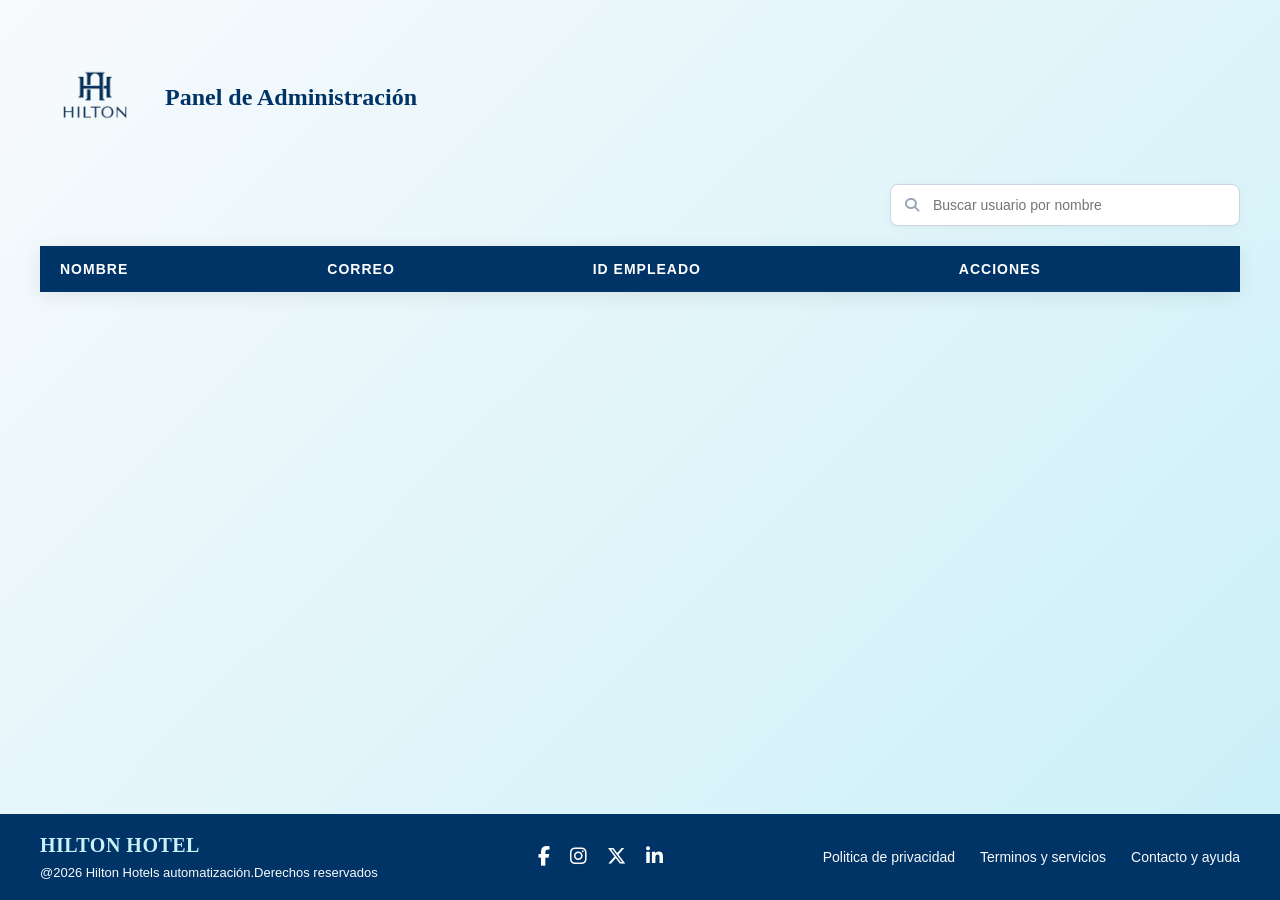
<file: src/views/pages/admin.html>
<!DOCTYPE html>
<html lang="en">
<head>
    <meta charset="UTF-8">
    <meta name="viewport" content="width=device-width, initial-scale=1.0">
    <title>Hilton || Admin panel</title>
    <link rel="stylesheet" href="/src/views/css/admin.css">
    <link rel="icon" href="/src/views/images/Logo-hotel-Hilton2.png" type="image/png">
    <link rel="stylesheet" href="https://cdnjs.cloudflare.com/ajax/libs/font-awesome/6.5.1/css/all.min.css">
    <link rel="stylesheet" href="/src/views/css/notifications.css">
    
</head>
<body>

    <div class="admin-container">
        
        <div class="admin-header">
            <a href="/index.html">
                <img src="/src/views/images/Logo-hotel-Hilton-removebg-preview.png" class="logo">
            </a>
    
            <h1>Panel de Administración</h1>
        </div>

        <div class="search-container">
            <div class="search-box">
                <i class="fa-solid fa-magnifying-glass search-icon"></i>
                <input type="text" class="search-bar" placeholder="Buscar usuario por nombre">
            </div>
        </div>

        <table class="users-table">
            <thead>
                <tr>
                    <th>Nombre</th>
                    <th>Correo</th>
                    <th>ID empleado</th>
                    <th>Acciones</th>
                </tr>
            </thead>
    
            <tbody class="table-content">
    
            </tbody>
        </table>
    </div>


    <footer class="main-footer">

        <div class="footer-left">
            <h2>Hilton Hotel</h2>
            <p>@2026 Hilton Hotels automatización.Derechos reservados</p>
        </div>
        
        <div class="footer-socials">
            <a href="https://www.facebook.com/HiltonHotels/" aria-label="Facebook" rel="noopener noreferrer"><i class="fa-brands fa-facebook-f"></i></a>
            <a href="https://www.instagram.com/hiltonhotels/" aria-label="Instagram" rel="noopener noreferrer"><i class="fa-brands fa-instagram"></i></a>
            <a href="https://x.com/HiltonHotels" aria-label="X (Twitter)" rel="noopener noreferrer"><i class="fa-brands fa-x-twitter"></i></a>
            <a href="https://www.linkedin.com/company/hilton" aria-label="LinkedIn" rel="noopener noreferrer"><i class="fa-brands fa-linkedin-in"></i></a>
        </div>

        <nav class="footer-list">
            <ul>
                <li><a href="/src/views/pages/politica-de-privacidad.html">Politica de privacidad</a></li>
                <li><a href="/src/views/pages/terminos-condiciones.html">Terminos y servicios</a></li>
                <li><a href="/src/views/pages/contacto-ayuda.html">Contacto y ayuda</a></li>
            </ul>
        </nav>

    </footer>
   
    
    <script src="/src/controllers/admin.js" type="module"></script>
</body>
</html>
</file>
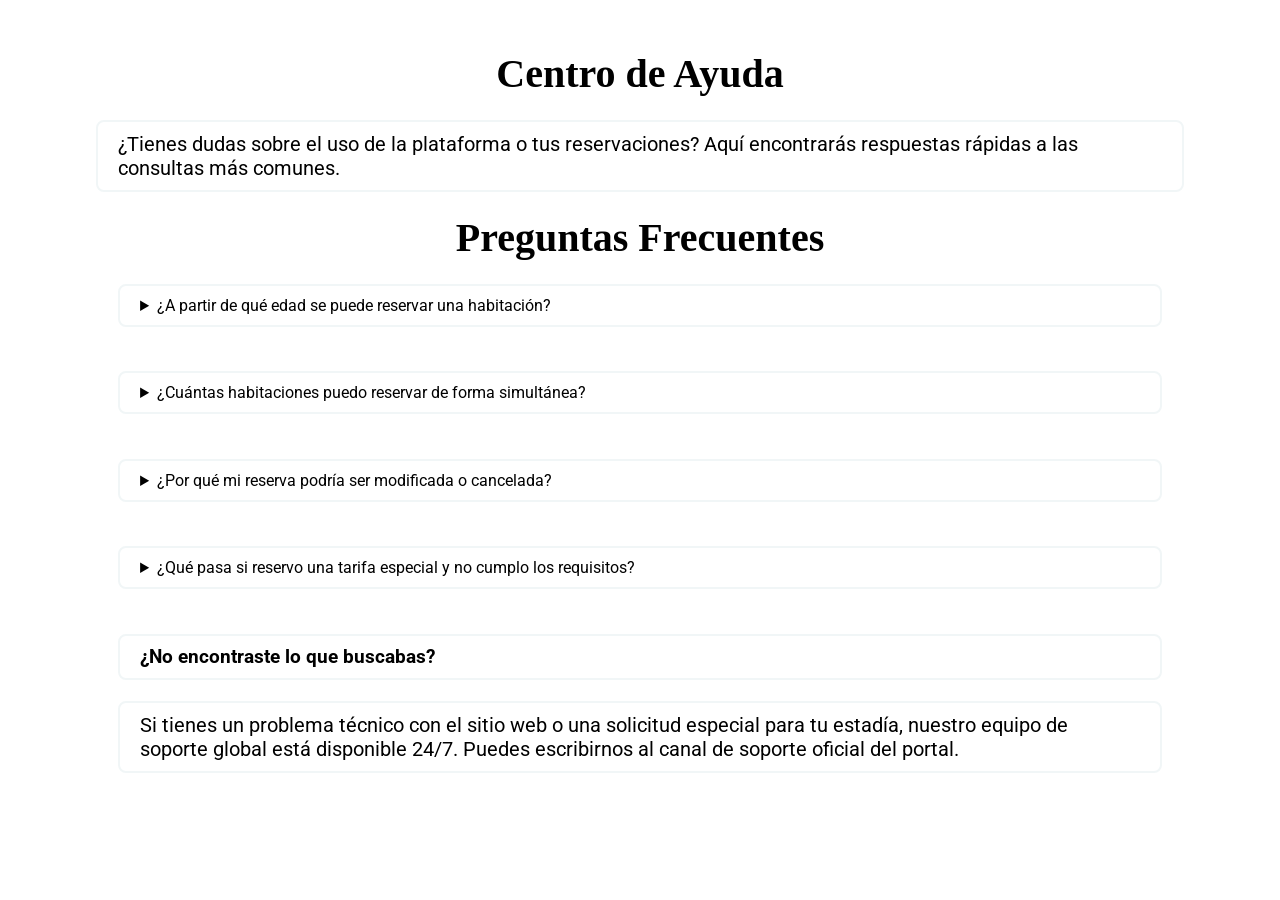
<file: src/views/pages/contacto-ayuda.html>
<!DOCTYPE html>
<html lang="en">
<head>
    <meta charset="UTF-8">
    <meta name="viewport" content="width=device-width, initial-scale=1.0">
    <title>Hilton || Contacto y ayuda</title>
    <link rel="stylesheet" href="../css/contacto-ayuda.css">
    <link rel="icon" href="/src/views/images/Logo-hotel-Hilton2.png" type="image/png">
</head>
<body>
    <div class="policy-container">
    <h1>Centro de Ayuda</h1>
    <p>¿Tienes dudas sobre el uso de la plataforma o tus reservaciones? Aquí encontrarás respuestas rápidas a las consultas más comunes.</p>

    <h2>Preguntas Frecuentes</h2>

    <details>
        <summary>¿A partir de qué edad se puede reservar una habitación?</summary>
        <div class="faq-answer">
            <p>Para realizar una reservación directa a través de nuestro sitio web, debes garantizar que tienes <span class="strong-term">18 años de edad o más</span>. Si eres menor de edad, debes comunicarte directamente con el hotel para recibir asistencia personalizada.</p>
        </div>
    </details>

    <details>
        <summary>¿Cuántas habitaciones puedo reservar de forma simultánea?</summary>
        <div class="faq-answer">
            <p>Puedes reservar un <span class="strong-term">máximo de 9 habitaciones</span> por el mismo período de estadía a través del sitio web. Si tu reservación involucra 10 o más habitaciones, se considera una reserva de grupo y debes gestionarla directamente con el departamento de ventas del hotel.</p>
        </div>
    </details>

    <details>
        <summary>¿Por qué mi reserva podría ser modificada o cancelada?</summary>
        <div class="faq-answer">
            <p>Nos reservamos el derecho de modificar o cancelar reservaciones si detectamos sospechas de <span class="strong-term">actividad fraudulenta e inapropiada</span>, o si la reserva contiene errores evidentes de tarifas, o si se determina un intento de evadir las políticas del hotel.</p>
        </div>
    </details>

    <details>
        <summary>¿Qué pasa si reservo una tarifa especial y no cumplo los requisitos?</summary>
        <div class="faq-answer">
            <p>Algunas tarifas requieren credenciales específicas (como la membresía de Hilton Honors, AAA o AARP). Es tu responsabilidad verificar que cumples con los requisitos. Los hoteles <span class="strong-term">no están obligados</span> a mantener la tarifa especial si no se presenta el soporte correspondiente al hacer el check-in.</p>
        </div>
    </details>

    <div class="contact-box">
        <h3>¿No encontraste lo que buscabas?</h3>
        <p>Si tienes un problema técnico con el sitio web o una solicitud especial para tu estadía, nuestro equipo de soporte global está disponible 24/7. Puedes escribirnos al canal de soporte oficial del portal.</p>
    </div>
</div>
    
</body>
</html>
</file>
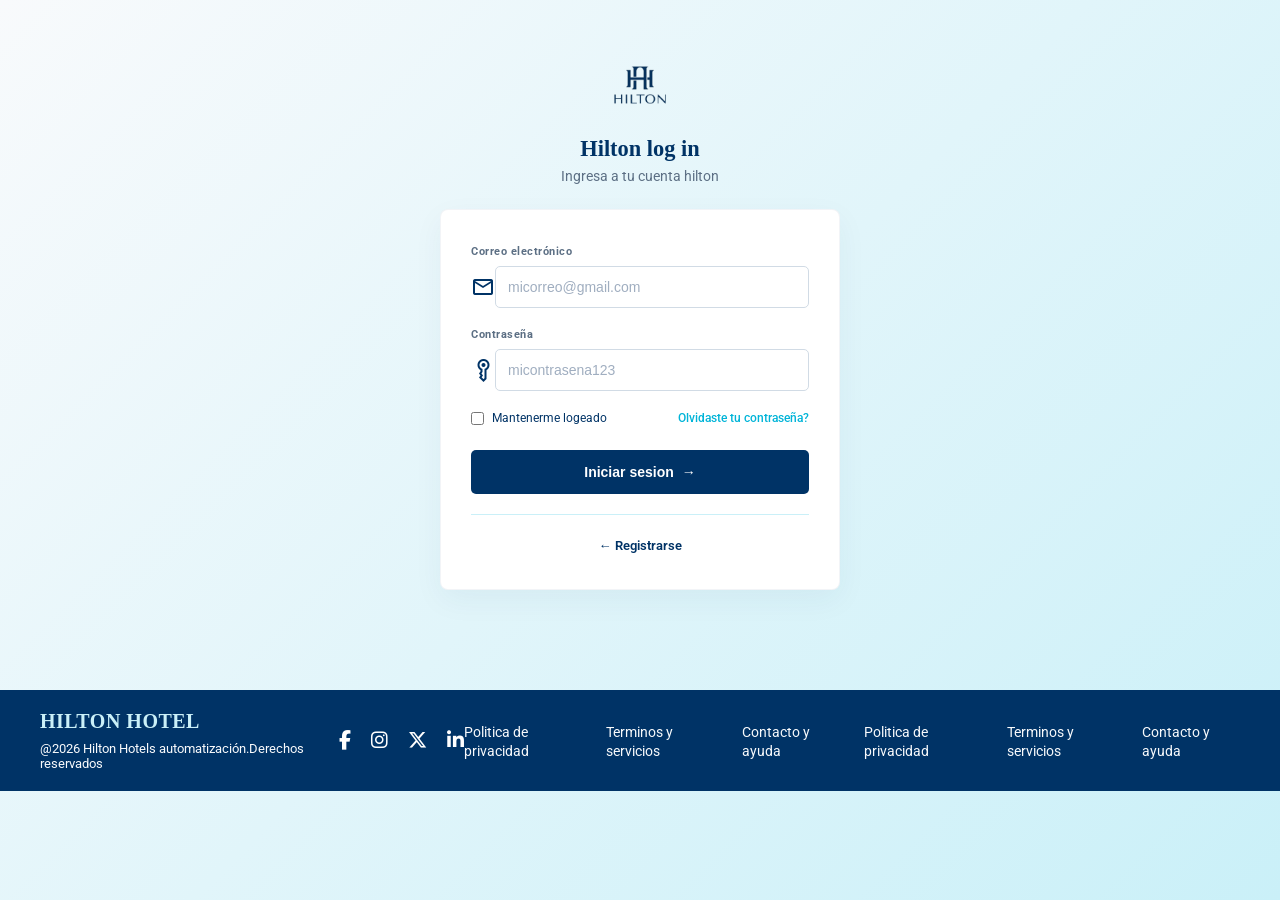
<file: src/views/pages/log-in.html>
<!DOCTYPE html>
<html lang="es">
<head>
    <meta charset="UTF-8">
    <meta name="viewport" content="width=device-width, initial-scale=1.0">
    <title>Hilton || Log in</title>
    <link rel="stylesheet" href="../css/log-in.css">
    <link rel="stylesheet" href="https://fonts.googleapis.com/css2?family=Material+Symbols+Outlined:opsz,wght,FILL,GRAD@24,400,0,0" />
    <link rel="stylesheet" href="https://cdnjs.cloudflare.com/ajax/libs/font-awesome/6.5.1/css/all.min.css">
    <link rel="stylesheet" href="../css/notifications.css">
    <link rel="icon" href="/src/views/images/Logo-hotel-Hilton2.png" type="image/png">
</head>
<body>
    <header class="topbar">
        <a href="/index.html">
            <img class="logo-header" src="../images/Logo-hotel-Hilton-removebg-preview.png" alt="LOGO">
        </a>
        <h2 class="barsubtitle">Hilton log in </h2>
        <p class="topbar-sub">Ingresa a tu cuenta hilton</p>
    </header>

    <main class="login-container">
        <section class="login-card" id="login-card">
            <form id="loginForm" class="login-form">
 
                <div class="field">
                    <label for="email">Correo electrónico</label>
                    <div class="input-container">
                        <span class="material-symbols-outlined">mail</span>
                        <input type="email" id="email" placeholder="micorreo@gmail.com" required>
                    </div>
                </div>
 
                <div class="field">
                    <label for="password">Contraseña</label>
                    <div class="input-container">
                        <span class="material-symbols-outlined">key_vertical</span>
                        <input type="password" id="password" placeholder="micontrasena123" required>
                    </div>
                </div>
 
                <div class="options-row">
                    <label class="checkbox">
                        <input type="checkbox" id="keepLogged">
                        Mantenerme logeado
                    </label>
                    <a href="#" class="forgot">Olvidaste tu contraseña?</a>
                </div>
 
                <button type="submit" class="btn-signin">
                    Iniciar sesion <span class="arrow">→</span>
                </button>

                <hr class="divider">

                <div class="register-navigation">
                    <a href="Registro.Html" class="btn-signup-link">← Registrarse</a>
                </div>
            </form>
        </section>
    </main>

    <footer class="main-footer">

        <div class="footer-left">
            <h2>Hilton Hotel</h2>
            <p>@2026 Hilton Hotels automatización.Derechos reservados</p>
        </div>
        
        <div class="footer-socials">
            <a href="https://www.facebook.com/HiltonHotels/" aria-label="Facebook" rel="noopener noreferrer"><i class="fa-brands fa-facebook-f"></i></a>
            <a href="https://www.instagram.com/hiltonhotels/" aria-label="Instagram" rel="noopener noreferrer"><i class="fa-brands fa-instagram"></i></a>
            <a href="https://x.com/HiltonHotels" aria-label="X (Twitter)" rel="noopener noreferrer"><i class="fa-brands fa-x-twitter"></i></a>
            <a href="https://www.linkedin.com/company/hilton" aria-label="LinkedIn" rel="noopener noreferrer"><i class="fa-brands fa-linkedin-in"></i></a>
        </div>

        <nav class="footer-list">
        <ul>

            <li><a href="./src/views/pages/politica-de-privacidad.html">Politica de privacidad</a></li>
            <li><a href="./src/views/pages/terminos-condiciones.html">Terminos y servicios</a></li>
            <li><a href="./src/views/pages/contacto-ayuda.html">Contacto y ayuda</a></li>

            <li><a href="/src/views/pages/politica-de-privacidad.html">Politica de privacidad</a></li>
            <li><a href="/src/views/pages/terminos-condiciones.html">Terminos y servicios</a></li>
            <li><a href="/src/views/pages/contacto-ayuda.html">Contacto y ayuda</a></li>
        </ul>
    </nav>

    </footer>

    <script src="/src/controllers/log-in.js" type="module"></script>
</body>
</html>
</file>
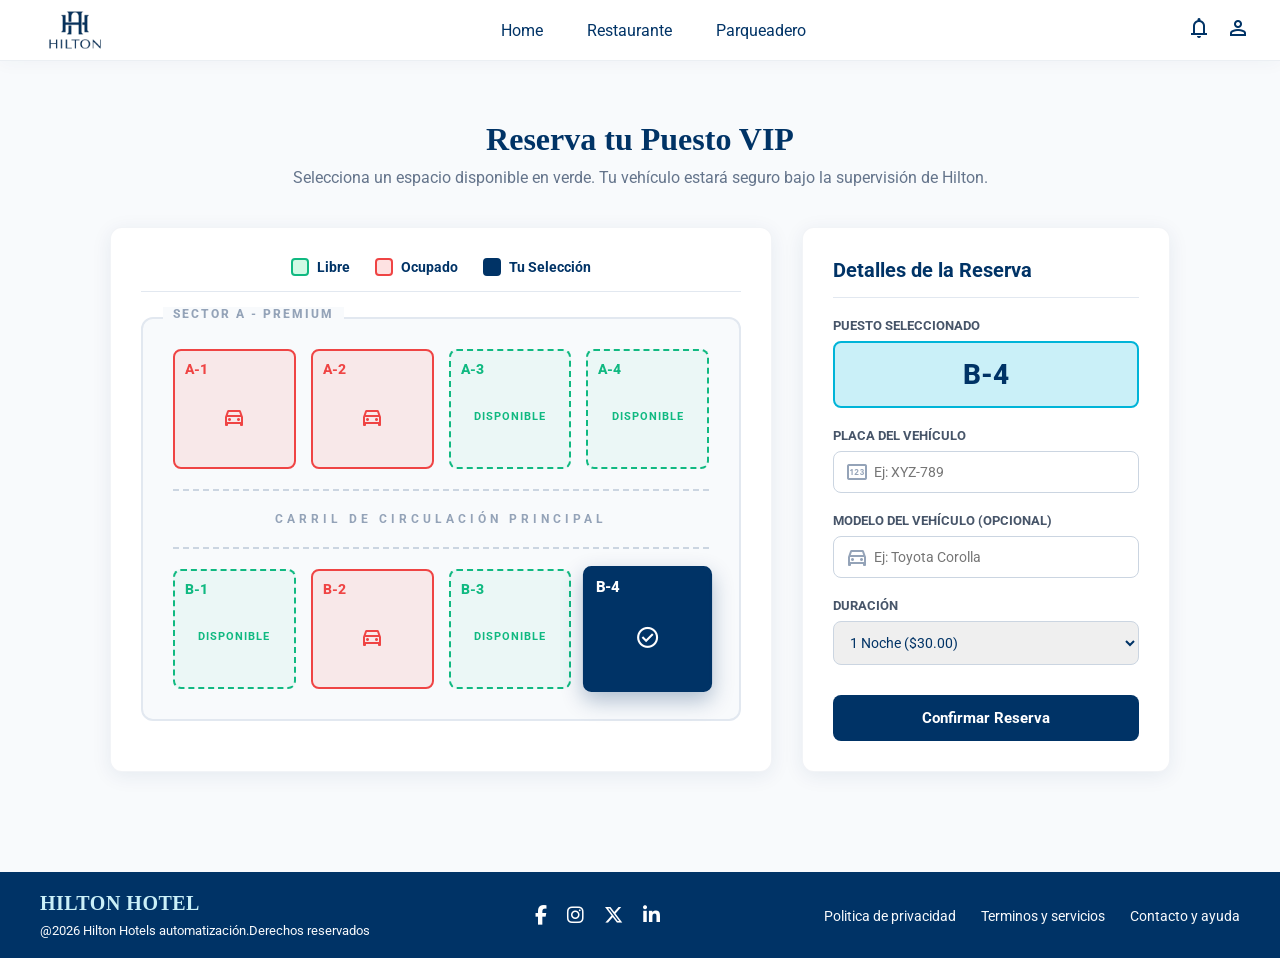
<file: src/views/pages/Mapa-parqueadero.html>
<!DOCTYPE html>
<html lang="es">
<head>
    <meta charset="UTF-8">
    <meta name="viewport" content="width=device-width, initial-scale=1.0">
    <title>Hilton || Alquilar Puesto</title>
    <link rel="stylesheet" href="../css/parqueadero.css"> 
    <link rel="stylesheet" href="../css/Mapa-parqueadero.css">
    <link rel="stylesheet" href="https://fonts.googleapis.com/css2?family=Material+Symbols+Outlined:opsz,wght,FILL,GRAD@24,400,0,0" />
    <link rel="stylesheet" href="https://cdnjs.cloudflare.com/ajax/libs/font-awesome/6.5.1/css/all.min.css">
    <link rel="icon" href="../images/Logo-hotel-Hilton-removebg-preview.png" type="image/png">
</head>
<body class="bg-neutral">

    <header class="header-section">
        <div class="header-div">
            <a href="/index.html"><img src="../images/Logo-hotel-Hilton-removebg-preview.png" alt="Logo"></a>
        </div>
        <nav class="nav-bar">
            <a href="/index.html">Home</a>
            <a href="#">Restaurante</a>
            <a href="parqueadero.html">Parqueadero</a>
        </nav>
        <div class="header-button">
            <a href="#"><span class="material-symbols-outlined">notifications</span></a>
            <a href="./log-in.html"><span class="material-symbols-outlined">person</span></a>
        </div>
    </header>

    <main class="booking-main">
        <div class="booking-header">
            <h1>Reserva tu Puesto VIP</h1>
            <p>Selecciona un espacio disponible en verde. Tu vehículo estará seguro bajo la supervisión de Hilton.</p>
        </div>

        <div class="booking-container">
            
            <div class="interactive-map-card">
                <div class="map-legend">
                    <div class="legend-item"><span class="box free"></span> Libre</div>
                    <div class="legend-item"><span class="box occupied"></span> Ocupado</div>
                    <div class="legend-item"><span class="box selected"></span> Tu Selección</div>
                </div>

                <div class="detailed-parking-lot">
                    <div class="zone-label">SECTOR A - PREMIUM</div>
                    
                    <div class="lot-row">
                        <div class="lot-spot occupied">
                            <span class="spot-number">A-1</span>
                            <span class="material-symbols-outlined car-icon">directions_car</span>
                        </div>
                        <div class="lot-spot occupied">
                            <span class="spot-number">A-2</span>
                            <span class="material-symbols-outlined car-icon">directions_car</span>
                        </div>
                        
                        <div class="lot-spot free">
                            <span class="spot-number">A-3</span>
                            <span class="text-free">DISPONIBLE</span>
                        </div>
                        <div class="lot-spot free">
                            <span class="spot-number">A-4</span>
                            <span class="text-free">DISPONIBLE</span>
                        </div>
                    </div>

                    <div class="driving-lane">
                        <span class="lane-text">CARRIL DE CIRCULACIÓN PRINCIPAL</span>
                    </div>

                    <div class="lot-row">
                        <div class="lot-spot free">
                            <span class="spot-number">B-1</span>
                            <span class="text-free">DISPONIBLE</span>
                        </div>
                        <div class="lot-spot occupied">
                            <span class="spot-number">B-2</span>
                            <span class="material-symbols-outlined car-icon">directions_car</span>
                        </div>
                        <div class="lot-spot free">
                            <span class="spot-number">B-3</span>
                            <span class="text-free">DISPONIBLE</span>
                        </div>
                        <div class="lot-spot selected">
                            <span class="spot-number">B-4</span>
                            <span class="material-symbols-outlined car-icon">check_circle</span>
                        </div>
                    </div>
                </div>
            </div>

            <div class="booking-form-card">
                <h2>Detalles de la Reserva</h2>
                <hr class="divider">
                
                <div class="form-group">
                    <label>Puesto Seleccionado</label>
                    <div class="selected-spot-badge">B-4</div>
                </div>

                <div class="form-group">
                    <label>Placa del Vehículo</label>
                    <div class="input-with-icon">
                        <span class="material-symbols-outlined">pin</span>
                        <input type="text" placeholder="Ej: XYZ-789">
                    </div>
                </div>

                <div class="form-group">
                    <label>Modelo del Vehículo (Opcional)</label>
                    <div class="input-with-icon">
                        <span class="material-symbols-outlined">directions_car</span>
                        <input type="text" placeholder="Ej: Toyota Corolla">
                    </div>
                </div>

                <div class="form-group">
                    <label>Duración</label>
                    <select class="custom-select">
                        <option>1 Noche ($30.00)</option>
                        <option>3 Noches ($80.00)</option>
                        <option>Estadía Completa (Incluido en VIP)</option>
                    </select>
                </div>

                <button class="btn-confirm-booking">Confirmar Reserva</button>
            </div>

        </div>
    </main>
    <footer class="main-footer">

        <div class="footer-left">
            <h2>Hilton Hotel</h2>
            <p>@2026 Hilton Hotels automatización.Derechos reservados</p>
        </div>
        <div class="footer-socials">
            <a href="https://www.facebook.com/HiltonHotels/" aria-label="Facebook" rel="noopener noreferrer"><i class="fa-brands fa-facebook-f"></i></a>
            <a href="https://www.instagram.com/hiltonhotels/" aria-label="Instagram" rel="noopener noreferrer"><i class="fa-brands fa-instagram"></i></a>
            <a href="https://x.com/HiltonHotels" aria-label="X (Twitter)" rel="noopener noreferrer"><i class="fa-brands fa-x-twitter"></i></a>
            <a href="https://www.linkedin.com/company/hilton" aria-label="LinkedIn" rel="noopener noreferrer"><i class="fa-brands fa-linkedin-in"></i></a>
        </div>
        <nav class="footer-list">
        <ul>
            <li><a href="./src/views/pages/politica-de-privacidad.html">Politica de privacidad</a></li>
            <li><a href="./src/views/pages/terminos-condiciones.html">Terminos y servicios</a></li>
            <li><a href="./src/views/pages/contacto-ayuda.html">Contacto y ayuda</a></li>
        </ul>
    </nav>
    </footer>
    <script type="module" src="/src/controllers/mapa-parqueadero.js"></script>
    </body>
</html>
</file>
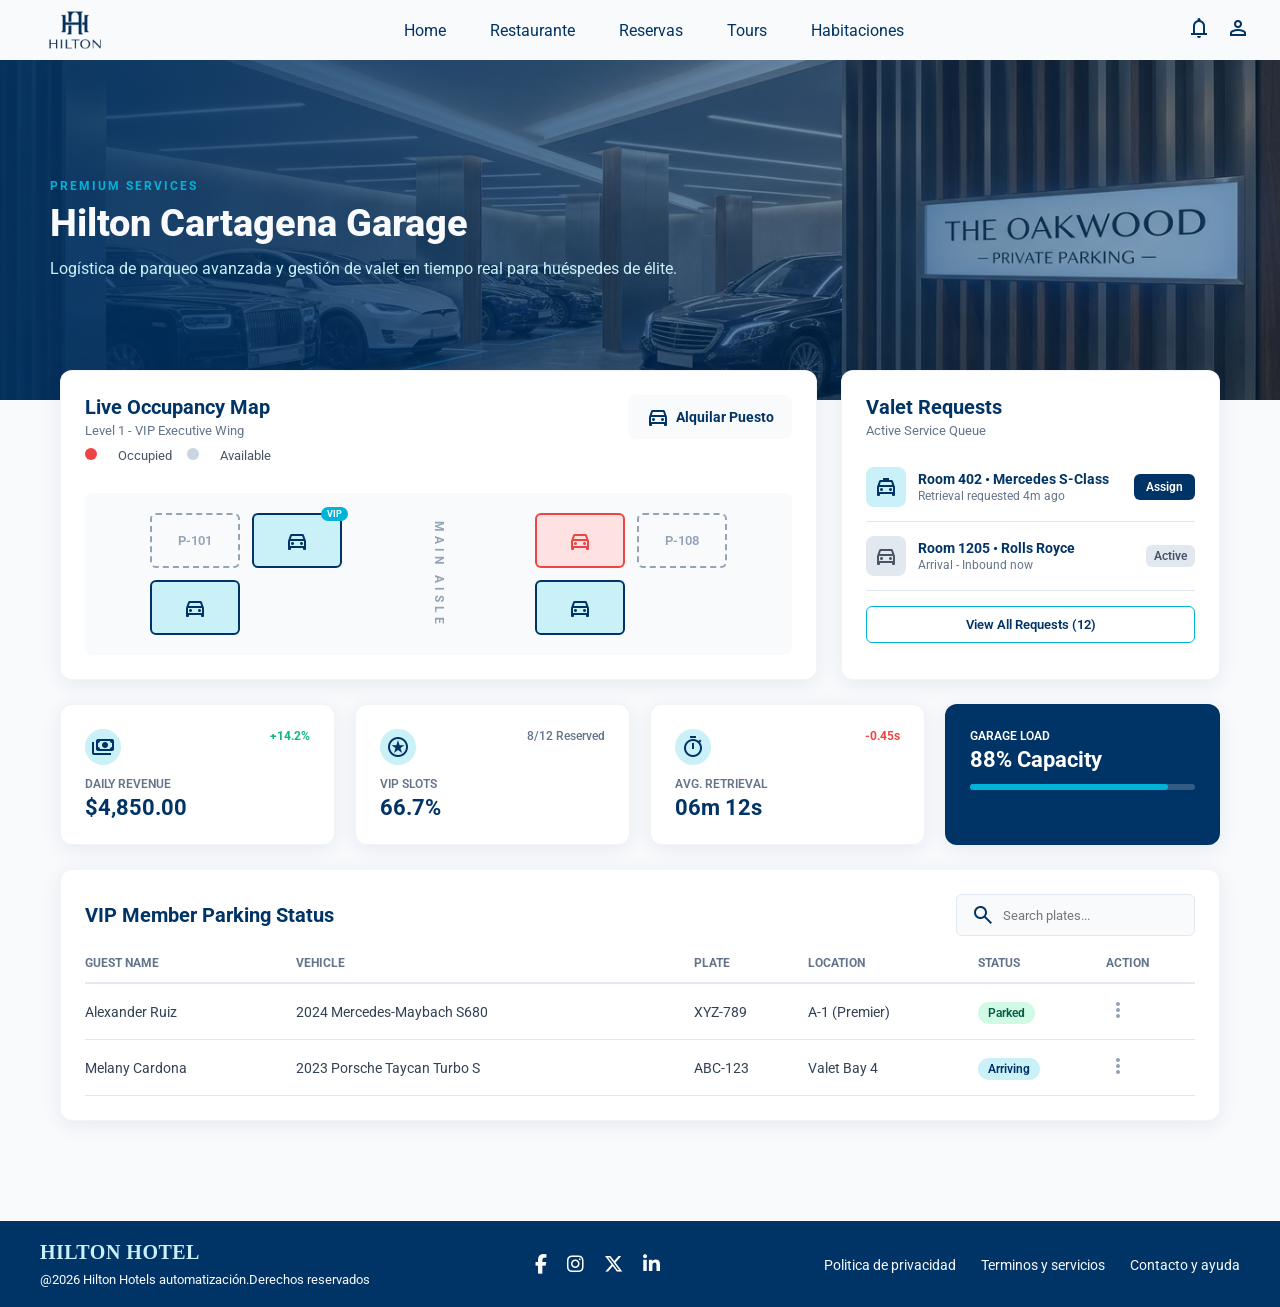
<file: src/views/pages/Parqueadero.html>
<!DOCTYPE html>
<html lang="es">
<head>
    <meta charset="UTF-8">
    <meta name="viewport" content="width=device-width, initial-scale=1.0">
    <title>Hilton || Garage & Parqueadero</title>
    <link rel="stylesheet" href="../css/parqueadero.css">
    <link rel="stylesheet" href="https://fonts.googleapis.com/css2?family=Material+Symbols+Outlined:opsz,wght,FILL,GRAD@24,400,0,0" />
    <link rel="stylesheet" href="https://cdnjs.cloudflare.com/ajax/libs/font-awesome/6.5.1/css/all.min.css">
    <link rel="icon" href="../images/Logo-hotel-Hilton-removebg-preview.png" type="image/png">
</head>
<body class="bg-neutral">
    <header class="header-section">
        <div class="header-div">
            <a href="/index.html"><img src="../images/Logo-hotel-Hilton-removebg-preview.png" alt=""></a>
        </div>
        <nav class="nav-bar">
            <a href="/index.html">Home</a>
            <a href="#">Restaurante</a>
            <a href="#">Reservas</a>
            <a href="#">Tours</a>
            <a href="#">Habitaciones</a>
        </nav>
        <div class="header-button">

            <a href="#">
                <span class="material-symbols-outlined" >notifications</span>
            </a>
            <a href="./log-in.html">
                <span class="material-symbols-outlined">person</span>
            </a>
        </div>
    </header>

    <main class="dashboard-main">
        <section class="garage-hero">
            <div class="hero-overlay">
                <img src="../images/parqueadero1.png" alt="Parqueadero">
                <span class="premium-tag">PREMIUM SERVICES</span>
                <h1>Hilton Cartagena Garage</h1>
                <p>Logística de parqueo avanzada y gestión de valet en tiempo real para huéspedes de élite.</p>
            </div>
        </section>

        <section class="garage-dashboard">
            
            <div class="dashboard-card map-section">
                <div class="card-header" style="display: flex; justify-content: space-between; align-items: flex-start; flex-wrap: wrap; gap: 15px;">
                    <div>
                        <h2>Live Occupancy Map</h2>
                        <span class="subtitle">Level 1 - VIP Executive Wing</span>
                        <div class="legend">
                            <span class="dot occupied"></span> Occupied
                            <span class="dot available"></span> Available
                        </div>
                    </div>
                    <a href="./Mapa-parqueadero.html" class="btn-alquilar-link">
                        <span class="material-symbols-outlined">directions_car</span>
                        Alquilar Puesto
                    </a>
                </div>
                
                <div class="parking-map">
                    <div class="parking-row">
                        <div class="spot available"><span>P-101</span></div>
                        <div class="spot occupied vip">
                            <span class="material-symbols-outlined">directions_car</span>
                        </div>
                        <div class="spot occupied">
                            <span class="material-symbols-outlined">directions_car</span>
                        </div>
                    </div>
                    
                    <div class="aisle-label">MAIN AISLE</div>

                    <div class="parking-row">
                        <div class="spot occupied alarm">
                            <span class="material-symbols-outlined">directions_car</span>
                        </div>
                        <div class="spot available"><span>P-108</span></div>
                        <div class="spot occupied">
                            <span class="material-symbols-outlined">directions_car</span>
                        </div>
                    </div>
                </div>
            </div>

            <div class="dashboard-card valet-section">
                <div class="card-header">
                    <h2>Valet Requests</h2>
                    <span class="subtitle">Active Service Queue</span>
                </div>
                <div class="request-list">
                    <div class="request-item">
                        <div class="icon-box blue"><span class="material-symbols-outlined">local_taxi</span></div>
                        <div class="request-info">
                            <strong>Room 402 • Mercedes S-Class</strong>
                            <p>Retrieval requested 4m ago</p>
                        </div>
                        <button class="btn-assign">Assign</button>
                    </div>
                    <div class="request-item">
                        <div class="icon-box light"><span class="material-symbols-outlined">directions_car</span></div>
                        <div class="request-info">
                            <strong>Room 1205 • Rolls Royce</strong>
                            <p>Arrival - Inbound now</p>
                        </div>
                        <span class="badge badge-active">Active</span>
                    </div>
                </div>
                <button class="btn-view-all">View All Requests (12)</button>
            </div>

            <div class="stats-row">
                <div class="dashboard-card stat-card">
                    <div class="stat-icon"><span class="material-symbols-outlined">payments</span></div>
                    <span class="stat-trend positive">+14.2%</span>
                    <p>DAILY REVENUE</p>
                    <h3>$4,850.00</h3>
                </div>
                <div class="dashboard-card stat-card">
                    <div class="stat-icon"><span class="material-symbols-outlined">stars</span></div>
                    <span class="stat-trend neutral">8/12 Reserved</span>
                    <p>VIP SLOTS</p>
                    <h3>66.7%</h3>
                </div>
                <div class="dashboard-card stat-card">
                    <div class="stat-icon"><span class="material-symbols-outlined">timer</span></div>
                    <span class="stat-trend negative">-0.45s</span>
                    <p>AVG. RETRIEVAL</p>
                    <h3>06m 12s</h3>
                </div>
                <div class="dashboard-card stat-card dark-card">
                    <p>GARAGE LOAD</p>
                    <h3>88% Capacity</h3>
                    <div class="progress-bar"><div class="progress" style="width: 88%;"></div></div>
                </div>
            </div>

            <div class="dashboard-card table-section">
                <div class="card-header flex-between">
                    <h2>VIP Member Parking Status</h2>
                    <div class="search-box">
                        <span class="material-symbols-outlined">search</span>
                        <input type="text" placeholder="Search plates...">
                    </div>
                </div>
                <table class="vip-table">
                    <thead>
                        <tr>
                            <th>GUEST NAME</th>
                            <th>VEHICLE</th>
                            <th>PLATE</th>
                            <th>LOCATION</th>
                            <th>STATUS</th>
                            <th>ACTION</th>
                        </tr>
                    </thead>
                    <tbody>
                        <tr>
                            <td>Alexander Ruiz</td>
                            <td>2024 Mercedes-Maybach S680</td>
                            <td>XYZ-789</td>
                            <td>A-1 (Premier)</td>
                            <td><span class="status parked">Parked</span></td>
                            <td><span class="material-symbols-outlined action-icon">more_vert</span></td>
                        </tr>
                        <tr>
                            <td>Melany Cardona</td>
                            <td>2023 Porsche Taycan Turbo S</td>
                            <td>ABC-123</td>
                            <td>Valet Bay 4</td>
                            <td><span class="status arriving">Arriving</span></td>
                            <td><span class="material-symbols-outlined action-icon">more_vert</span></td>
                        </tr>
                    </tbody>
                </table>
            </div>

        </section>
    </main>

<footer class="main-footer">

        <div class="footer-left">
            <h2>Hilton Hotel</h2>
            <p>@2026 Hilton Hotels automatización.Derechos reservados</p>
        </div>
        <div class="footer-socials">
            <a href="https://www.facebook.com/HiltonHotels/" aria-label="Facebook" rel="noopener noreferrer"><i class="fa-brands fa-facebook-f"></i></a>
            <a href="https://www.instagram.com/hiltonhotels/" aria-label="Instagram" rel="noopener noreferrer"><i class="fa-brands fa-instagram"></i></a>
            <a href="https://x.com/HiltonHotels" aria-label="X (Twitter)" rel="noopener noreferrer"><i class="fa-brands fa-x-twitter"></i></a>
            <a href="https://www.linkedin.com/company/hilton" aria-label="LinkedIn" rel="noopener noreferrer"><i class="fa-brands fa-linkedin-in"></i></a>
        </div>
        <nav class="footer-list">
        <ul>
            <li><a href="./src/views/pages/politica-de-privacidad.html">Politica de privacidad</a></li>
            <li><a href="./src/views/pages/terminos-condiciones.html">Terminos y servicios</a></li>
            <li><a href="./src/views/pages/contacto-ayuda.html">Contacto y ayuda</a></li>
        </ul>
    </nav>
    </footer>
    <script type="module" src="/src/controllers/parqueadero.js"></script>
</body>
</html>
</file>
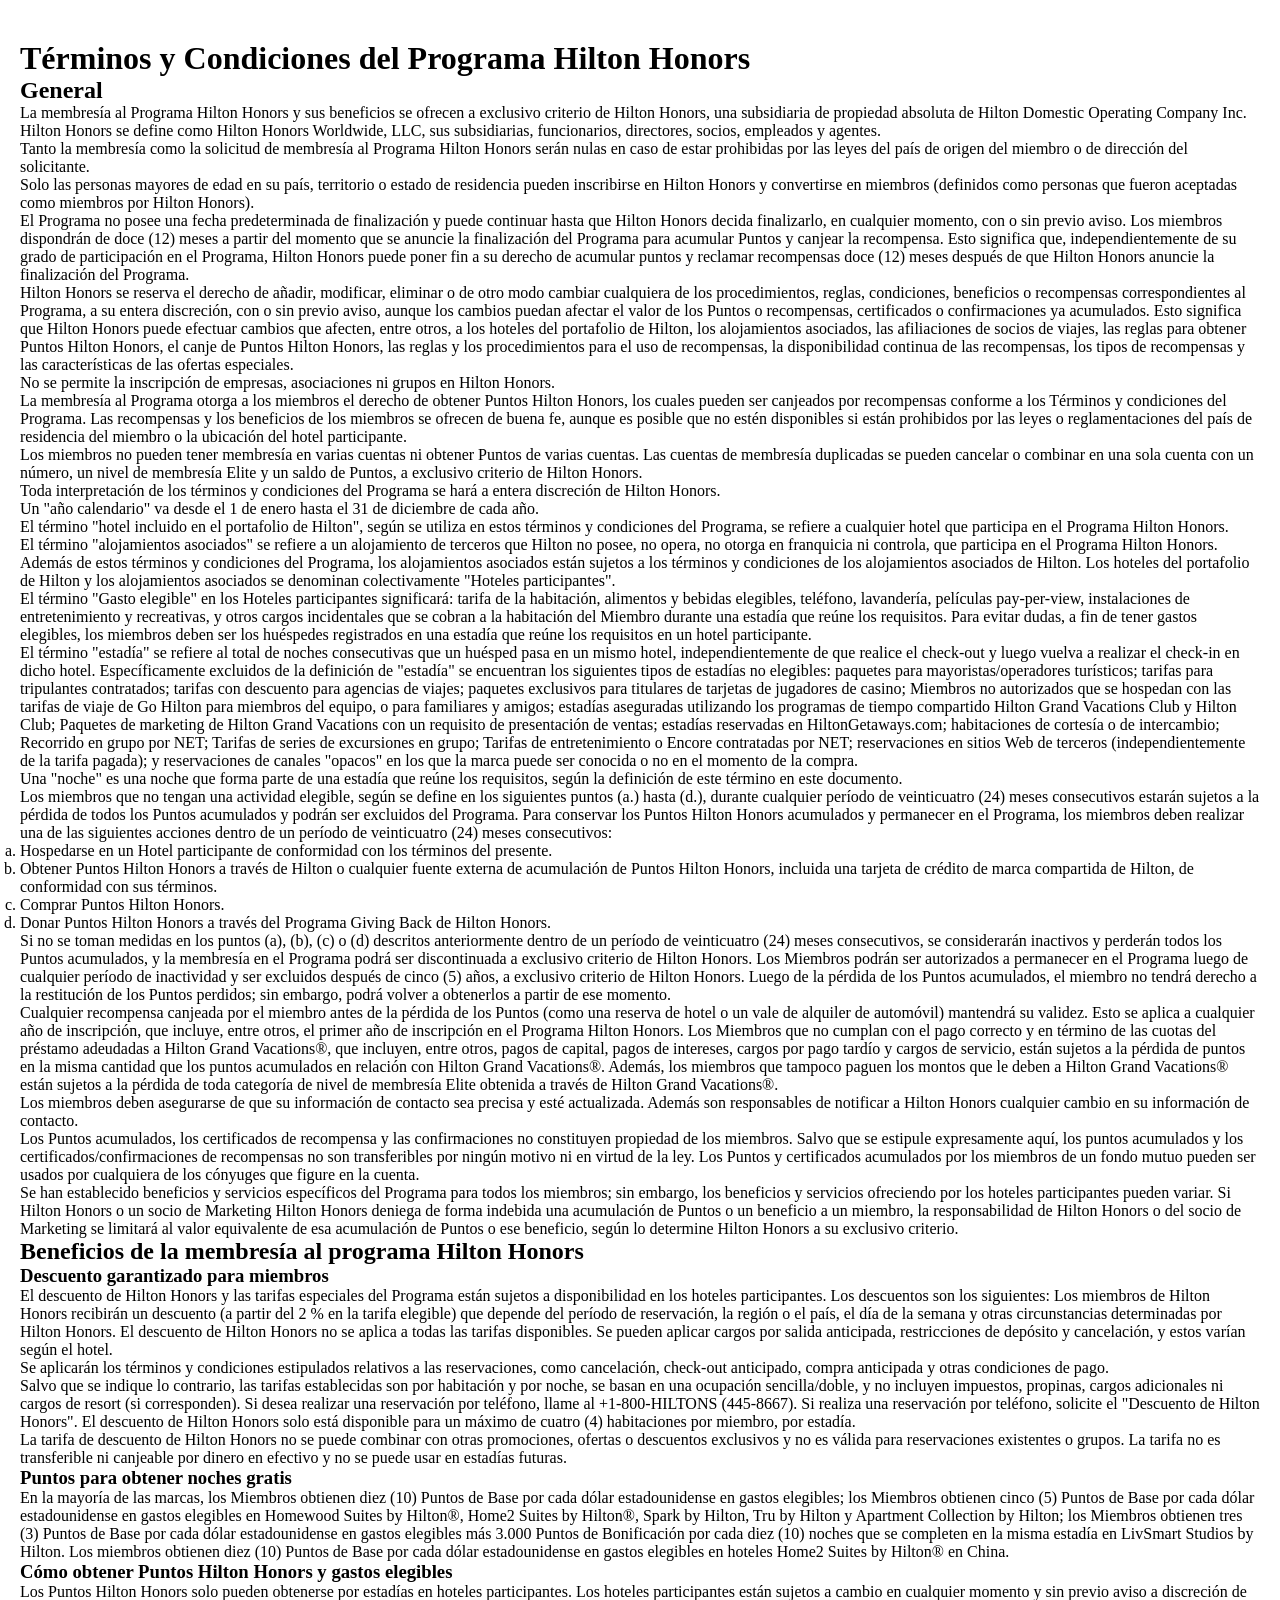
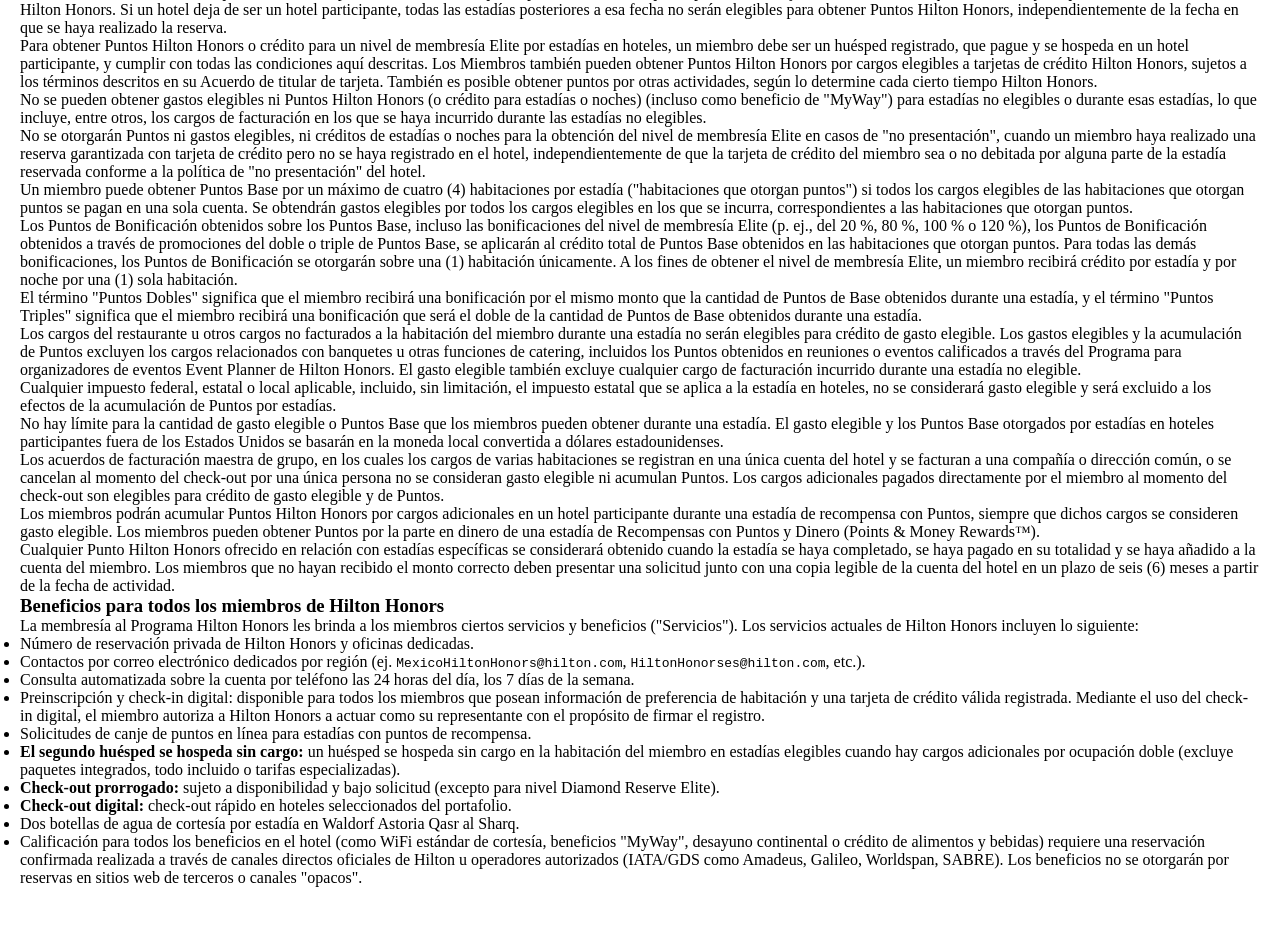
<file: src/views/pages/politica-de-privacidad.html>
<!DOCTYPE html>
<html lang="en">
<head>
    <meta charset="UTF-8">
    <meta name="viewport" content="width=device-width, initial-scale=1.0">
    <title>Hilton || Politica de privacidad</title>
    <link rel="stylesheet" href="../css/politica-de-privacidad.css">
    <link rel="icon" href="/src/views/images/Logo-hotel-Hilton2.png" type="image/png">
</head>
<body>
    <div class="policy-container">
    <h1>Términos y Condiciones del Programa Hilton Honors</h1>

    <h2>General</h2>
    <p>La membresía al Programa Hilton Honors y sus beneficios se ofrecen a exclusivo criterio de Hilton Honors, una subsidiaria de propiedad absoluta de Hilton Domestic Operating Company Inc. Hilton Honors se define como Hilton Honors Worldwide, LLC, sus subsidiarias, funcionarios, directores, socios, empleados y agentes.</p>
    <p>Tanto la membresía como la solicitud de membresía al Programa Hilton Honors serán nulas en caso de estar prohibidas por las leyes del país de origen del miembro o de dirección del solicitante.</p>
    <p>Solo las personas mayores de edad en su país, territorio o estado de residencia pueden inscribirse en Hilton Honors y convertirse en miembros (definidos como personas que fueron aceptadas como miembros por Hilton Honors).</p>
    <p>El Programa no posee una fecha predeterminada de finalización y puede continuar hasta que Hilton Honors decida finalizarlo, en cualquier momento, con o sin previo aviso. Los miembros dispondrán de doce (12) meses a partir del momento que se anuncie la finalización del Programa para acumular Puntos y canjear la recompensa. Esto significa que, independientemente de su grado de participación en el Programa, Hilton Honors puede poner fin a su derecho de acumular puntos y reclamar recompensas doce (12) meses después de que Hilton Honors anuncie la finalización del Programa.</p>
    <p>Hilton Honors se reserva el derecho de añadir, modificar, eliminar o de otro modo cambiar cualquiera de los procedimientos, reglas, condiciones, beneficios o recompensas correspondientes al Programa, a su entera discreción, con o sin previo aviso, aunque los cambios puedan afectar el valor de los Puntos o recompensas, certificados o confirmaciones ya acumulados. Esto significa que Hilton Honors puede efectuar cambios que afecten, entre otros, a los hoteles del portafolio de Hilton, los alojamientos asociados, las afiliaciones de socios de viajes, las reglas para obtener Puntos Hilton Honors, el canje de Puntos Hilton Honors, las reglas y los procedimientos para el uso de recompensas, la disponibilidad continua de las recompensas, los tipos de recompensas y las características de las ofertas especiales.</p>
    <p>No se permite la inscripción de empresas, asociaciones ni grupos en Hilton Honors.</p>
    <p>La membresía al Programa otorga a los miembros el derecho de obtener Puntos Hilton Honors, los cuales pueden ser canjeados por recompensas conforme a los Términos y condiciones del Programa. Las recompensas y los beneficios de los miembros se ofrecen de buena fe, aunque es posible que no estén disponibles si están prohibidos por las leyes o reglamentaciones del país de residencia del miembro o la ubicación del hotel participante.</p>
    <p>Los miembros no pueden tener membresía en varias cuentas ni obtener Puntos de varias cuentas. Las cuentas de membresía duplicadas se pueden cancelar o combinar en una sola cuenta con un número, un nivel de membresía Elite y un saldo de Puntos, a exclusivo criterio de Hilton Honors.</p>
    <p>Toda interpretación de los términos y condiciones del Programa se hará a entera discreción de Hilton Honors.</p>
    
    <p><span class="strong-term">Un "año calendario"</span> va desde el 1 de enero hasta el 31 de diciembre de cada año.</p>
    <p>El término <span class="strong-term">"hotel incluido en el portafolio de Hilton"</span>, según se utiliza en estos términos y condiciones del Programa, se refiere a cualquier hotel que participa en el Programa Hilton Honors.</p>
    <p>El término <span class="strong-term">"alojamientos asociados"</span> se refiere a un alojamiento de terceros que Hilton no posee, no opera, no otorga en franquicia ni controla, que participa en el Programa Hilton Honors. Además de estos términos y condiciones del Programa, los alojamientos asociados están sujetos a los términos y condiciones de los alojamientos asociados de Hilton. Los hoteles del portafolio de Hilton y los alojamientos asociados se denominan colectivamente <span class="strong-term">"Hoteles participantes"</span>.</p>
    
    <p>El término <span class="strong-term">"Gasto elegible"</span> en los Hoteles participantes significará: tarifa de la habitación, alimentos y bebidas elegibles, teléfono, lavandería, películas pay-per-view, instalaciones de entretenimiento y recreativas, y otros cargos incidentales que se cobran a la habitación del Miembro durante una estadía que reúne los requisitos. Para evitar dudas, a fin de tener gastos elegibles, los miembros deben ser los huéspedes registrados en una estadía que reúne los requisitos en un hotel participante.</p>
    <p>El término <span class="strong-term">"estadía"</span> se refiere al total de noches consecutivas que un huésped pasa en un mismo hotel, independientemente de que realice el check-out y luego vuelva a realizar el check-in en dicho hotel. Específicamente excluidos de la definición de "estadía" se encuentran los siguientes tipos de estadías no elegibles: paquetes para mayoristas/operadores turísticos; tarifas para tripulantes contratados; tarifas con descuento para agencias de viajes; paquetes exclusivos para titulares de tarjetas de jugadores de casino; Miembros no autorizados que se hospedan con las tarifas de viaje de Go Hilton para miembros del equipo, o para familiares y amigos; estadías aseguradas utilizando los programas de tiempo compartido Hilton Grand Vacations Club y Hilton Club; Paquetes de marketing de Hilton Grand Vacations con un requisito de presentación de ventas; estadías reservadas en HiltonGetaways.com; habitaciones de cortesía o de intercambio; Recorrido en grupo por NET; Tarifas de series de excursiones en grupo; Tarifas de entretenimiento o Encore contratadas por NET; reservaciones en sitios Web de terceros (independientemente de la tarifa pagada); y reservaciones de canales "opacos" en los que la marca puede ser conocida o no en el momento de la compra.</p>
    <p>Una <span class="strong-term">"noche"</span> es una noche que forma parte de una estadía que reúne los requisitos, según la definición de este término en este documento.</p>

    <p>Los miembros que no tengan una actividad elegible, según se define en los siguientes puntos (a.) hasta (d.), durante cualquier período de veinticuatro (24) meses consecutivos estarán sujetos a la pérdida de todos los Puntos acumulados y podrán ser excluidos del Programa. Para conservar los Puntos Hilton Honors acumulados y permanecer en el Programa, los miembros deben realizar una de las siguientes acciones dentro de un período de veinticuatro (24) meses consecutivos:</p>

    <ol type="a">
        <li>Hospedarse en un Hotel participante de conformidad con los términos del presente.</li>
        <li>Obtener Puntos Hilton Honors a través de Hilton o cualquier fuente externa de acumulación de Puntos Hilton Honors, incluida una tarjeta de crédito de marca compartida de Hilton, de conformidad con sus términos.</li>
        <li>Comprar Puntos Hilton Honors.</li>
        <li>Donar Puntos Hilton Honors a través del Programa Giving Back de Hilton Honors.</li>
    </ol>

    <p>Si no se toman medidas en los puntos (a), (b), (c) o (d) descritos anteriormente dentro de un período de veinticuatro (24) meses consecutivos, se considerarán inactivos y perderán todos los Puntos acumulados, y la membresía en el Programa podrá ser discontinuada a exclusivo criterio de Hilton Honors. Los Miembros podrán ser autorizados a permanecer en el Programa luego de cualquier período de inactividad y ser excluidos después de cinco (5) años, a exclusivo criterio de Hilton Honors. Luego de la pérdida de los Puntos acumulados, el miembro no tendrá derecho a la restitución de los Puntos perdidos; sin embargo, podrá volver a obtenerlos a partir de ese momento.</p>
    <p>Cualquier recompensa canjeada por el miembro antes de la pérdida de los Puntos (como una reserva de hotel o un vale de alquiler de automóvil) mantendrá su validez. Esto se aplica a cualquier año de inscripción, que incluye, entre otros, el primer año de inscripción en el Programa Hilton Honors. Los Miembros que no cumplan con el pago correcto y en término de las cuotas del préstamo adeudadas a Hilton Grand Vacations®, que incluyen, entre otros, pagos de capital, pagos de intereses, cargos por pago tardío y cargos de servicio, están sujetos a la pérdida de puntos en la misma cantidad que los puntos acumulados en relación con Hilton Grand Vacations®. Además, los miembros que tampoco paguen los montos que le deben a Hilton Grand Vacations® están sujetos a la pérdida de toda categoría de nivel de membresía Elite obtenida a través de Hilton Grand Vacations®.</p>
    <p>Los miembros deben asegurarse de que su información de contacto sea precisa y esté actualizada. Además son responsables de notificar a Hilton Honors cualquier cambio en su información de contacto.</p>
    <p>Los Puntos acumulados, los certificados de recompensa y las confirmaciones no constituyen propiedad de los miembros. Salvo que se estipule expresamente aquí, los puntos acumulados y los certificados/confirmaciones de recompensas no son transferibles por ningún motivo ni en virtud de la ley. Los Puntos y certificados acumulados por los miembros de un fondo mutuo pueden ser usados por cualquiera de los cónyuges que figure en la cuenta.</p>
    <p>Se han establecido beneficios y servicios específicos del Programa para todos los miembros; sin embargo, los beneficios y servicios ofreciendo por los hoteles participantes pueden variar. Si Hilton Honors o un socio de Marketing Hilton Honors deniega de forma indebida una acumulación de Puntos o un beneficio a un miembro, la responsabilidad de Hilton Honors o del socio de Marketing se limitará al valor equivalente de esa acumulación de Puntos o ese beneficio, según lo determine Hilton Honors a su exclusivo criterio.</p>

    <h2>Beneficios de la membresía al programa Hilton Honors</h2>
    
    <h3>Descuento garantizado para miembros</h3>
    <p>El descuento de Hilton Honors y las tarifas especiales del Programa están sujetos a disponibilidad en los hoteles participantes. Los descuentos son los siguientes: Los miembros de Hilton Honors recibirán un descuento (a partir del 2 % en la tarifa elegible) que depende del período de reservación, la región o el país, el día de la semana y otras circunstancias determinadas por Hilton Honors. El descuento de Hilton Honors no se aplica a todas las tarifas disponibles. Se pueden aplicar cargos por salida anticipada, restricciones de depósito y cancelación, y estos varían según el hotel.</p>
    <p>Se aplicarán los términos y condiciones estipulados relativos a las reservaciones, como cancelación, check-out anticipado, compra anticipada y otras condiciones de pago.</p>
    <p>Salvo que se indique lo contrario, las tarifas establecidas son por habitación y por noche, se basan en una ocupación sencilla/doble, y no incluyen impuestos, propinas, cargos adicionales ni cargos de resort (si corresponden). Si desea realizar una reservación por teléfono, llame al +1-800-HILTONS (445-8667). Si realiza una reservación por teléfono, solicite el "Descuento de Hilton Honors". El descuento de Hilton Honors solo está disponible para un máximo de cuatro (4) habitaciones por miembro, por estadía.</p>
    <p>La tarifa de descuento de Hilton Honors no se puede combinar con otras promociones, ofertas o descuentos exclusivos y no es válida para reservaciones existentes o grupos. La tarifa no es transferible ni canjeable por dinero en efectivo y no se puede usar en estadías futuras.</p>

    <h3>Puntos para obtener noches gratis</h3>
    <p>En la mayoría de las marcas, los Miembros obtienen diez (10) Puntos de Base por cada dólar estadounidense en gastos elegibles; los Miembros obtienen cinco (5) Puntos de Base por cada dólar estadounidense en gastos elegibles en Homewood Suites by Hilton®, Home2 Suites by Hilton®, Spark by Hilton, Tru by Hilton y Apartment Collection by Hilton; los Miembros obtienen tres (3) Puntos de Base por cada dólar estadounidense en gastos elegibles más 3.000 Puntos de Bonificación por cada diez (10) noches que se completen en la misma estadía en LivSmart Studios by Hilton. Los miembros obtienen diez (10) Puntos de Base por cada dólar estadounidense en gastos elegibles en hoteles Home2 Suites by Hilton® en China.</p>

    <h3>Cómo obtener Puntos Hilton Honors y gastos elegibles</h3>
    <p>Los Puntos Hilton Honors solo pueden obtenerse por estadías en hoteles participantes. Los hoteles participantes están sujetos a cambio en cualquier momento y sin previo aviso a discreción de Hilton Honors. Si un hotel deja de ser un hotel participante, todas las estadías posteriores a esa fecha no serán elegibles para obtener Puntos Hilton Honors, independientemente de la fecha en que se haya realizado la reserva.</p>
    <p>Para obtener Puntos Hilton Honors o crédito para un nivel de membresía Elite por estadías en hoteles, un miembro debe ser un huésped registrado, que pague y se hospeda en un hotel participante, y cumplir con todas las condiciones aquí descritas. Los Miembros también pueden obtener Puntos Hilton Honors por cargos elegibles a tarjetas de crédito Hilton Honors, sujetos a los términos descritos en su Acuerdo de titular de tarjeta. También es posible obtener puntos por otras actividades, según lo determine cada cierto tiempo Hilton Honors.</p>
    <p>No se pueden obtener gastos elegibles ni Puntos Hilton Honors (o crédito para estadías o noches) (incluso como beneficio de "MyWay") para estadías no elegibles o durante esas estadías, lo que incluye, entre otros, los cargos de facturación en los que se haya incurrido durante las estadías no elegibles.</p>
    <p>No se otorgarán Puntos ni gastos elegibles, ni créditos de estadías o noches para la obtención del nivel de membresía Elite en casos de "no presentación", cuando un miembro haya realizado una reserva garantizada con tarjeta de crédito pero no se haya registrado en el hotel, independientemente de que la tarjeta de crédito del miembro sea o no debitada por alguna parte de la estadía reservada conforme a la política de "no presentación" del hotel.</p>
    <p>Un miembro puede obtener Puntos Base por un máximo de cuatro (4) habitaciones por estadía ("habitaciones que otorgan puntos") si todos los cargos elegibles de las habitaciones que otorgan puntos se pagan en una sola cuenta. Se obtendrán gastos elegibles por todos los cargos elegibles en los que se incurra, correspondientes a las habitaciones que otorgan puntos.</p>
    <p>Los Puntos de Bonificación obtenidos sobre los Puntos Base, incluso las bonificaciones del nivel de membresía Elite (p. ej., del 20 %, 80 %, 100 % o 120 %), los Puntos de Bonificación obtenidos a través de promociones del doble o triple de Puntos Base, se aplicarán al crédito total de Puntos Base obtenidos en las habitaciones que otorgan puntos. Para todas las demás bonificaciones, los Puntos de Bonificación se otorgarán sobre una (1) habitación únicamente. A los fines de obtener el nivel de membresía Elite, un miembro recibirá crédito por estadía y por noche por una (1) sola habitación.</p>
    <p>El término <span class="strong-term">"Puntos Dobles"</span> significa que el miembro recibirá una bonificación por el mismo monto que la cantidad de Puntos de Base obtenidos durante una estadía, y el término <span class="strong-term">"Puntos Triples"</span> significa que el miembro recibirá una bonificación que será el doble de la cantidad de Puntos de Base obtenidos durante una estadía.</p>
    <p>Los cargos del restaurante u otros cargos no facturados a la habitación del miembro durante una estadía no serán elegibles para crédito de gasto elegible. Los gastos elegibles y la acumulación de Puntos excluyen los cargos relacionados con banquetes u otras funciones de catering, incluidos los Puntos obtenidos en reuniones o eventos calificados a través del Programa para organizadores de eventos Event Planner de Hilton Honors. El gasto elegible también excluye cualquier cargo de facturación incurrido durante una estadía no elegible.</p>
    <p>Cualquier impuesto federal, estatal o local aplicable, incluido, sin limitación, el impuesto estatal que se aplica a la estadía en hoteles, no se considerará gasto elegible y será excluido a los efectos de la acumulación de Puntos por estadías.</p>
    <p>No hay límite para la cantidad de gasto elegible o Puntos Base que los miembros pueden obtener durante una estadía. El gasto elegible y los Puntos Base otorgados por estadías en hoteles participantes fuera de los Estados Unidos se basarán en la moneda local convertida a dólares estadounidenses.</p>
    <p>Los acuerdos de facturación maestra de grupo, en los cuales los cargos de varias habitaciones se registran en una única cuenta del hotel y se facturan a una compañía o dirección común, o se cancelan al momento del check-out por una única persona no se consideran gasto elegible ni acumulan Puntos. Los cargos adicionales pagados directamente por el miembro al momento del check-out son elegibles para crédito de gasto elegible y de Puntos.</p>
    <p>Los miembros podrán acumular Puntos Hilton Honors por cargos adicionales en un hotel participante durante una estadía de recompensa con Puntos, siempre que dichos cargos se consideren gasto elegible. Los miembros pueden obtener Puntos por la parte en dinero de una estadía de Recompensas con Puntos y Dinero (Points & Money Rewards™).</p>
    <p>Cualquier Punto Hilton Honors ofrecido en relación con estadías específicas se considerará obtenido cuando la estadía se haya completado, se haya pagado en su totalidad y se haya añadido a la cuenta del miembro. Los miembros que no hayan recibido el monto correcto deben presentar una solicitud junto con una copia legible de la cuenta del hotel en un plazo de seis (6) meses a partir de la fecha de actividad.</p>

    <h3>Beneficios para todos los miembros de Hilton Honors</h3>
    <p>La membresía al Programa Hilton Honors les brinda a los miembros ciertos servicios y beneficios ("Servicios"). Los servicios actuales de Hilton Honors incluyen lo siguiente:</p>
    
    <ul>
        <li>Número de reservación privada de Hilton Honors y oficinas dedicadas.</li>
        <li>Contactos por correo electrónico dedicados por región (ej. <code>MexicoHiltonHonors@hilton.com</code>, <code>HiltonHonorses@hilton.com</code>, etc.).</li>
        <li>Consulta automatizada sobre la cuenta por teléfono las 24 horas del día, los 7 días de la semana.</li>
        <li>Preinscripción y check-in digital: disponible para todos los miembros que posean información de preferencia de habitación y una tarjeta de crédito válida registrada. Mediante el uso del check-in digital, el miembro autoriza a Hilton Honors a actuar como su representante con el propósito de firmar el registro.</li>
        <li>Solicitudes de canje de puntos en línea para estadías con puntos de recompensa.</li>
        <li><strong>El segundo huésped se hospeda sin cargo:</strong> un huésped se hospeda sin cargo en la habitación del miembro en estadías elegibles cuando hay cargos adicionales por ocupación doble (excluye paquetes integrados, todo incluido o tarifas especializadas).</li>
        <li><strong>Check-out prorrogado:</strong> sujeto a disponibilidad y bajo solicitud (excepto para nivel Diamond Reserve Elite).</li>
        <li><strong>Check-out digital:</strong> check-out rápido en hoteles seleccionados del portafolio.</li>
        <li>Dos botellas de agua de cortesía por estadía en Waldorf Astoria Qasr al Sharq.</li>
        <li>Calificación para todos los beneficios en el hotel (como WiFi estándar de cortesía, beneficios "MyWay", desayuno continental o crédito de alimentos y bebidas) requiere una reservación confirmada realizada a través de canales directos oficiales de Hilton u operadores autorizados (IATA/GDS como Amadeus, Galileo, Worldspan, SABRE). Los beneficios no se otorgarán por reservas en sitios web de terceros o canales "opacos".</li>
    </ul>
</div>
</body>
</html>
</file>
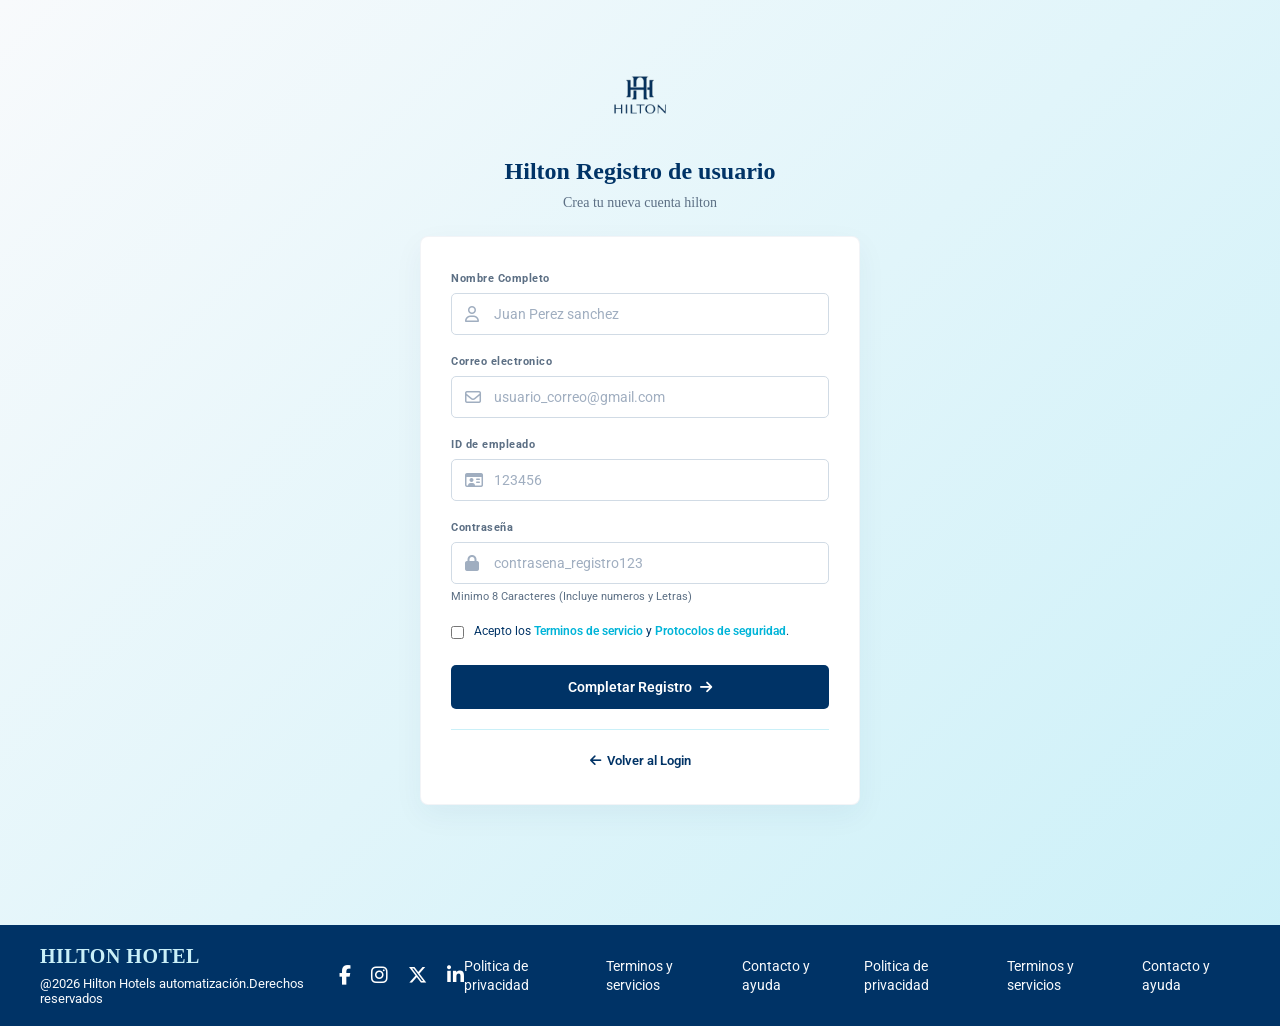
<file: src/views/pages/registro.html>
<!DOCTYPE html>
<html lang="es">
<head>
    <meta charset="UTF-8">
    <meta name="viewport" content="width=device-width, initial-scale=1.0">
    <title>Hilton || Registro</title>
    <link rel="stylesheet" href="../css/registro.css">
    <link rel="stylesheet" href="https://cdnjs.cloudflare.com/ajax/libs/font-awesome/6.5.1/css/all.min.css">
    <link rel="stylesheet" href="../css/notifications.css">
    <link rel="icon" href="/src/views/images/Logo-hotel-Hilton2.png" type="image/png">
</head>
<body>
    <div class="main-container">
        <header class="header">
            <div class="header-img">
                <a href="/index.html"><img src="../images/Logo-hotel-Hilton-removebg-preview.png" alt="Hilton Logo"></a>
            </div>
            <h1>Hilton Registro de usuario</h1>
            <p>Crea tu nueva cuenta hilton</p>
        </header>

        <main class="card">
            <form>
                
                <div class="form-group">
                    <label for="fullname">Nombre Completo</label>
                    <div class="input-container">
                        <i class="fa-regular fa-user input-icon"></i>
                        <input type="text" id="fullname" placeholder="Juan Perez sanchez">
                    </div>
                </div>

                <div class="form-group">
                    <label for="email">Correo electronico</label>
                    <div class="input-container">
                        <i class="fa-regular fa-envelope input-icon"></i>
                        <input type="email" id="email" placeholder="usuario_correo@gmail.com">
                    </div>
                </div>

                <div class="form-group">
                    <label for="employee-id">ID de empleado</label>
                    <div class="input-container">
                        <i class="fa-regular fa-id-card input-icon"></i>
                        <input type="text" id="employee-id" placeholder="123456">
                    </div>
                </div>

                <div class="form-group m-bottom-xs">
                    <label for="password">Contraseña</label>
                    <div class="input-container">
                        <i class="fa-solid fa-lock input-icon"></i>
                        <input type="password" id="password" placeholder="contrasena_registro123">
                    </div>
                    <span class="help-text">Minimo 8 Caracteres (Incluye numeros y Letras)</span>
                </div>

                <div class="checkbox-group">
                    <input type="checkbox" id="terms">
                    <label for="terms">Acepto los <a href="#">Terminos de servicio</a> y <a href="#">Protocolos de seguridad</a>.</label>
                </div>

                <button type="submit" class="btn-submit">
                    Completar Registro <i class="fa-solid fa-arrow-right"></i>
                </button>

                <hr class="divider">

                <div class="back-login">
                    <a href="/src/views/pages/log-in.html"><i class="fa-solid fa-arrow-left"></i> Volver al Login</a>
                </div>
            </form>
        </main>

    </div>

    <footer class="main-footer">

        <div class="footer-left">
            <h2>Hilton Hotel</h2>
            <p>@2026 Hilton Hotels automatización.Derechos reservados</p>
        </div>
        
        <div class="footer-socials">
            <a href="https://www.facebook.com/HiltonHotels/" aria-label="Facebook" rel="noopener noreferrer"><i class="fa-brands fa-facebook-f"></i></a>
            <a href="https://www.instagram.com/hiltonhotels/" aria-label="Instagram" rel="noopener noreferrer"><i class="fa-brands fa-instagram"></i></a>
            <a href="https://x.com/HiltonHotels" aria-label="X (Twitter)" rel="noopener noreferrer"><i class="fa-brands fa-x-twitter"></i></a>
            <a href="https://www.linkedin.com/company/hilton" aria-label="LinkedIn" rel="noopener noreferrer"><i class="fa-brands fa-linkedin-in"></i></a>
        </div>

        <nav class="footer-list">
        <ul>

            <li><a href="./src/views/pages/politica-de-privacidad.html">Politica de privacidad</a></li>
            <li><a href="./src/views/pages/terminos-condiciones.html">Terminos y servicios</a></li>
            <li><a href="./src/views/pages/contacto-ayuda.html">Contacto y ayuda</a></li>

            <li><a href="/src/views/pages/politica-de-privacidad.html">Politica de privacidad</a></li>
            <li><a href="/src/views/pages/terminos-condiciones.html">Terminos y servicios</a></li>
            <li><a href="/src/views/pages/contacto-ayuda.html">Contacto y ayuda</a></li>

        </ul>
    </nav>

    </footer>
    
    <script src="/src/controllers/registrar-usuario.js" type="module"></script>
</body>
</html>
</file>
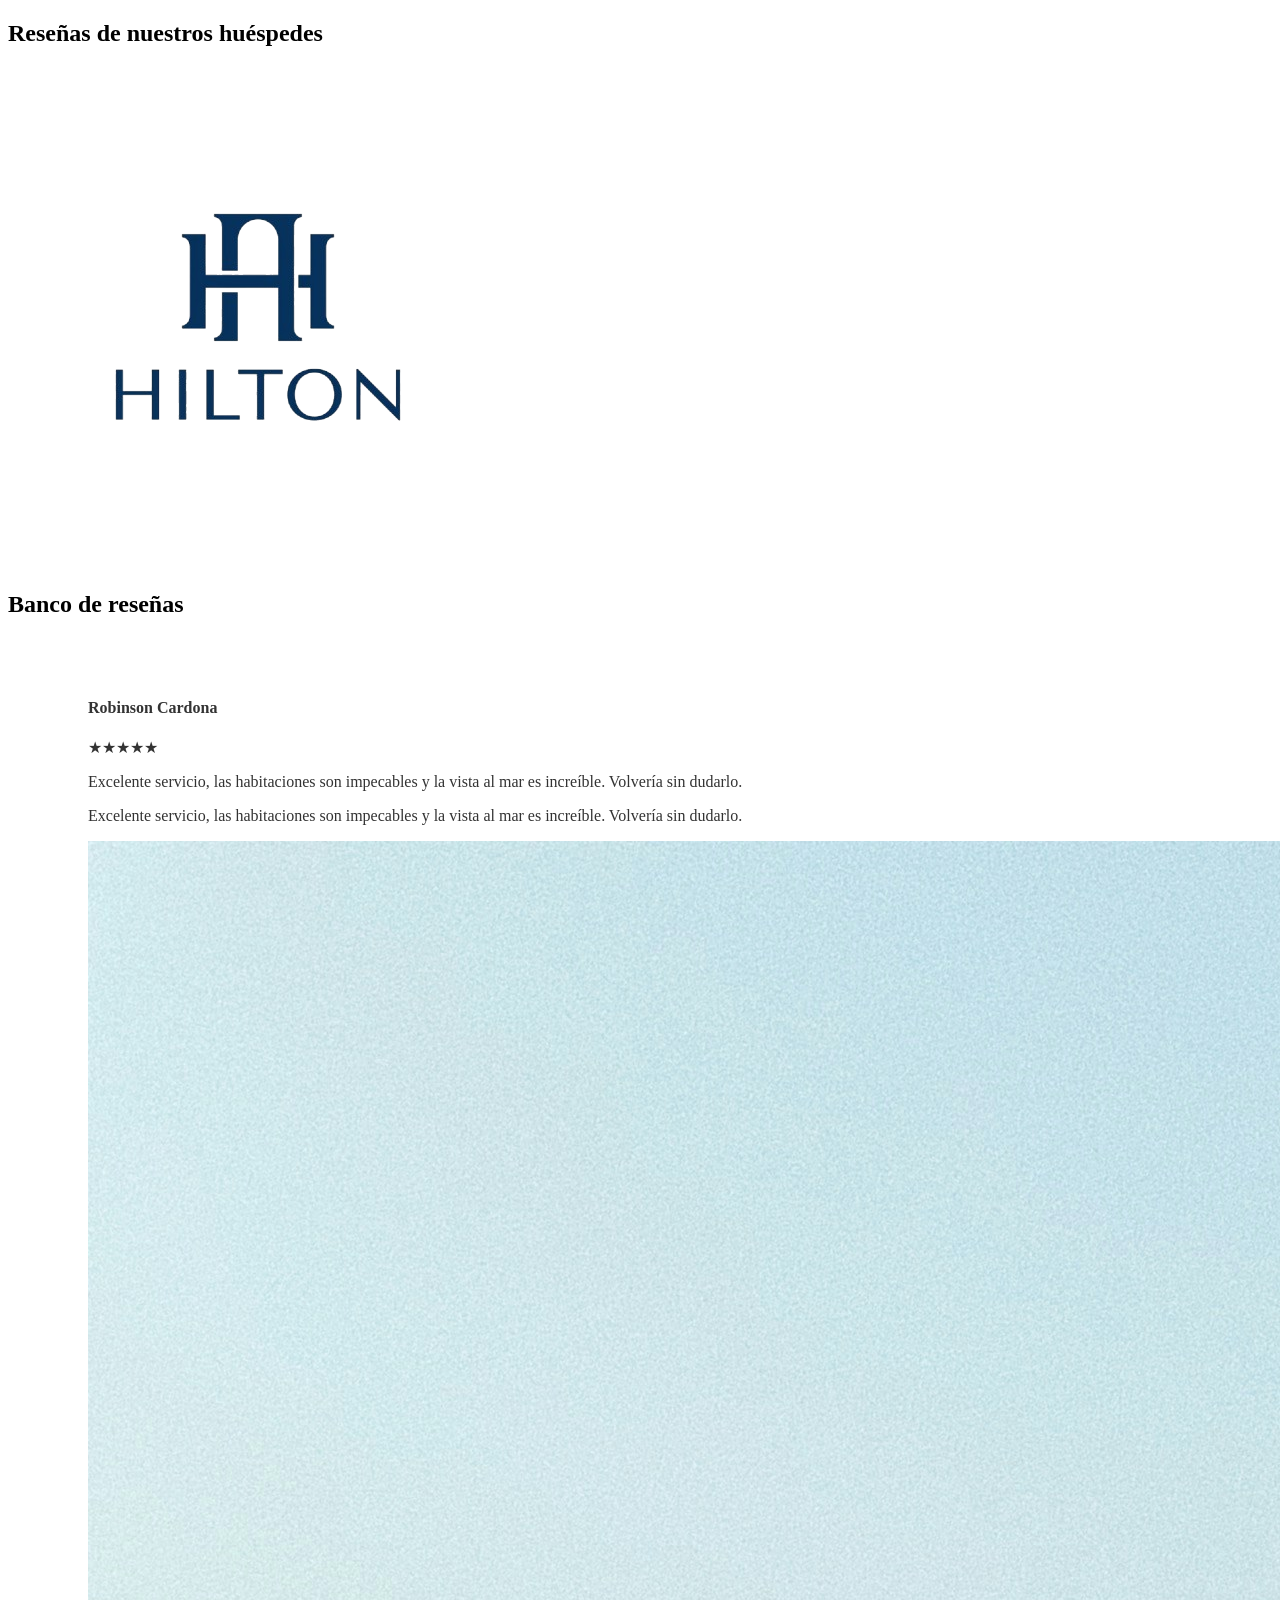
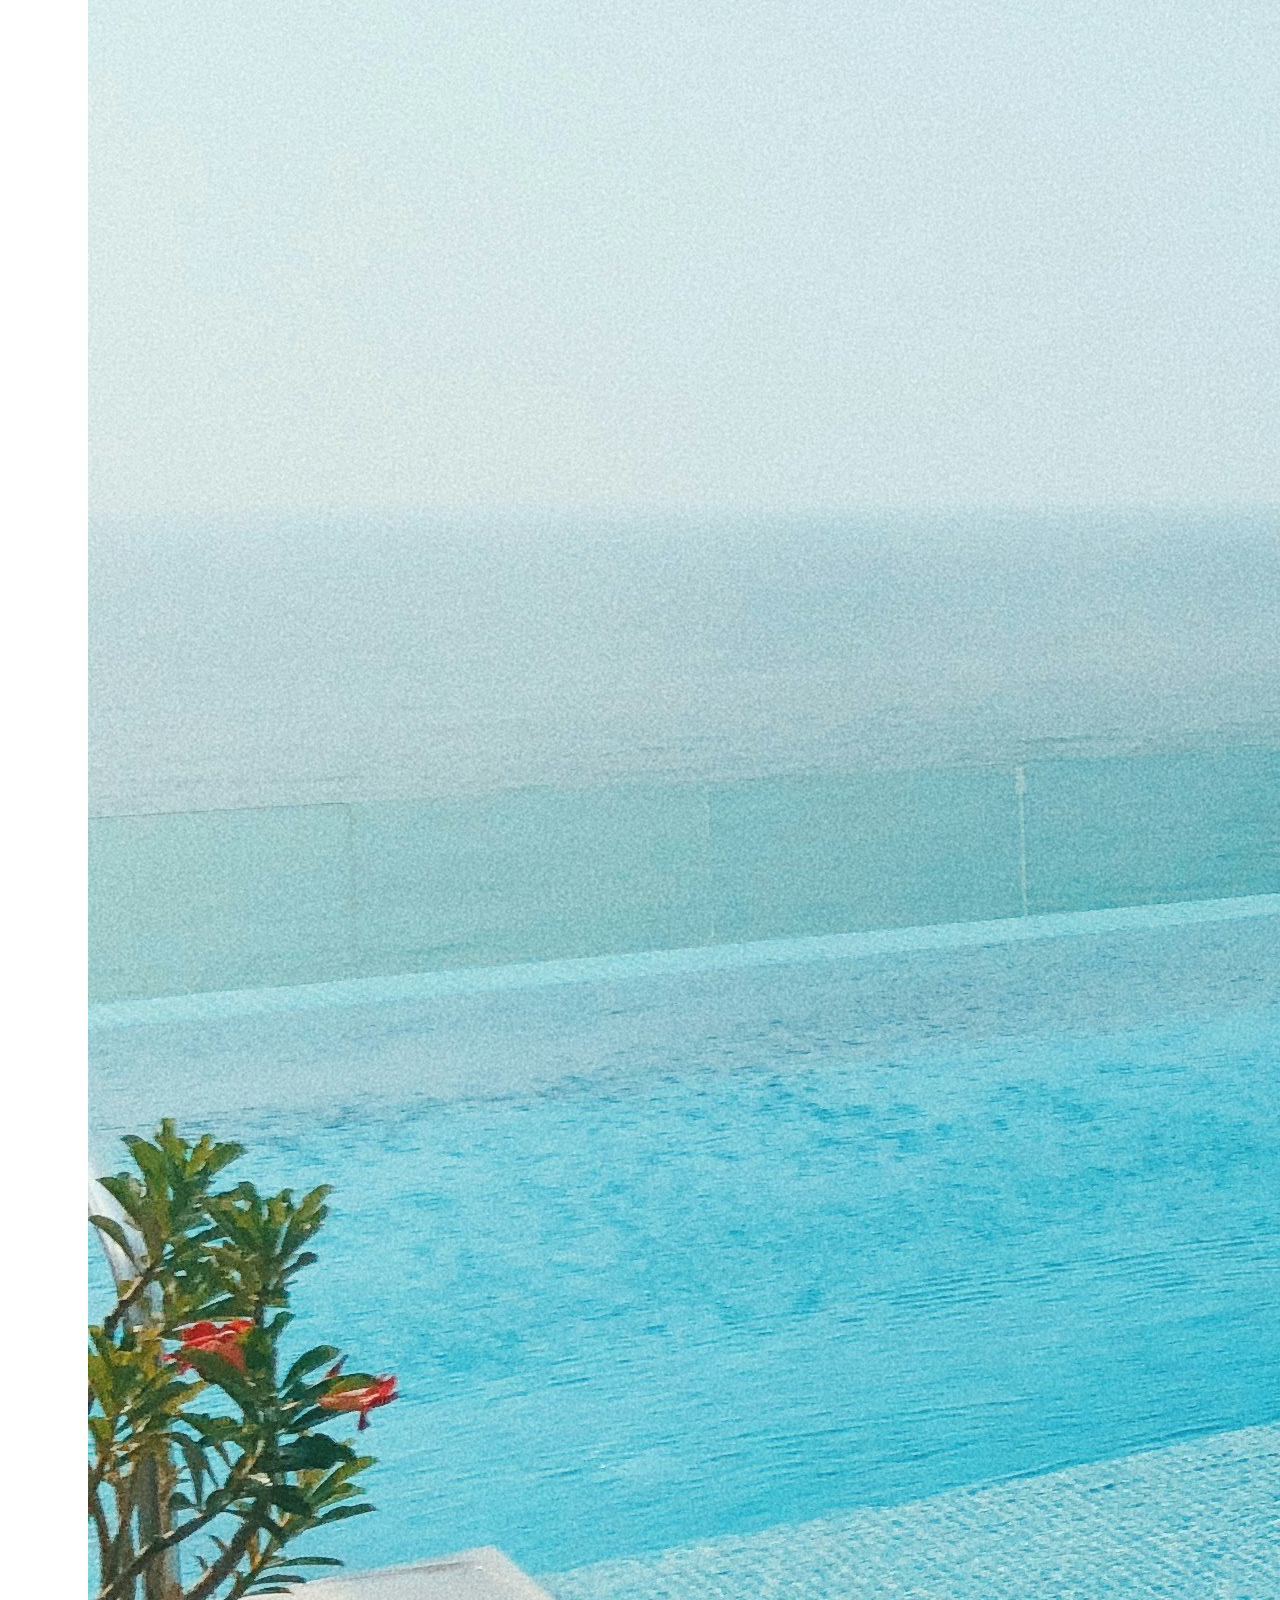
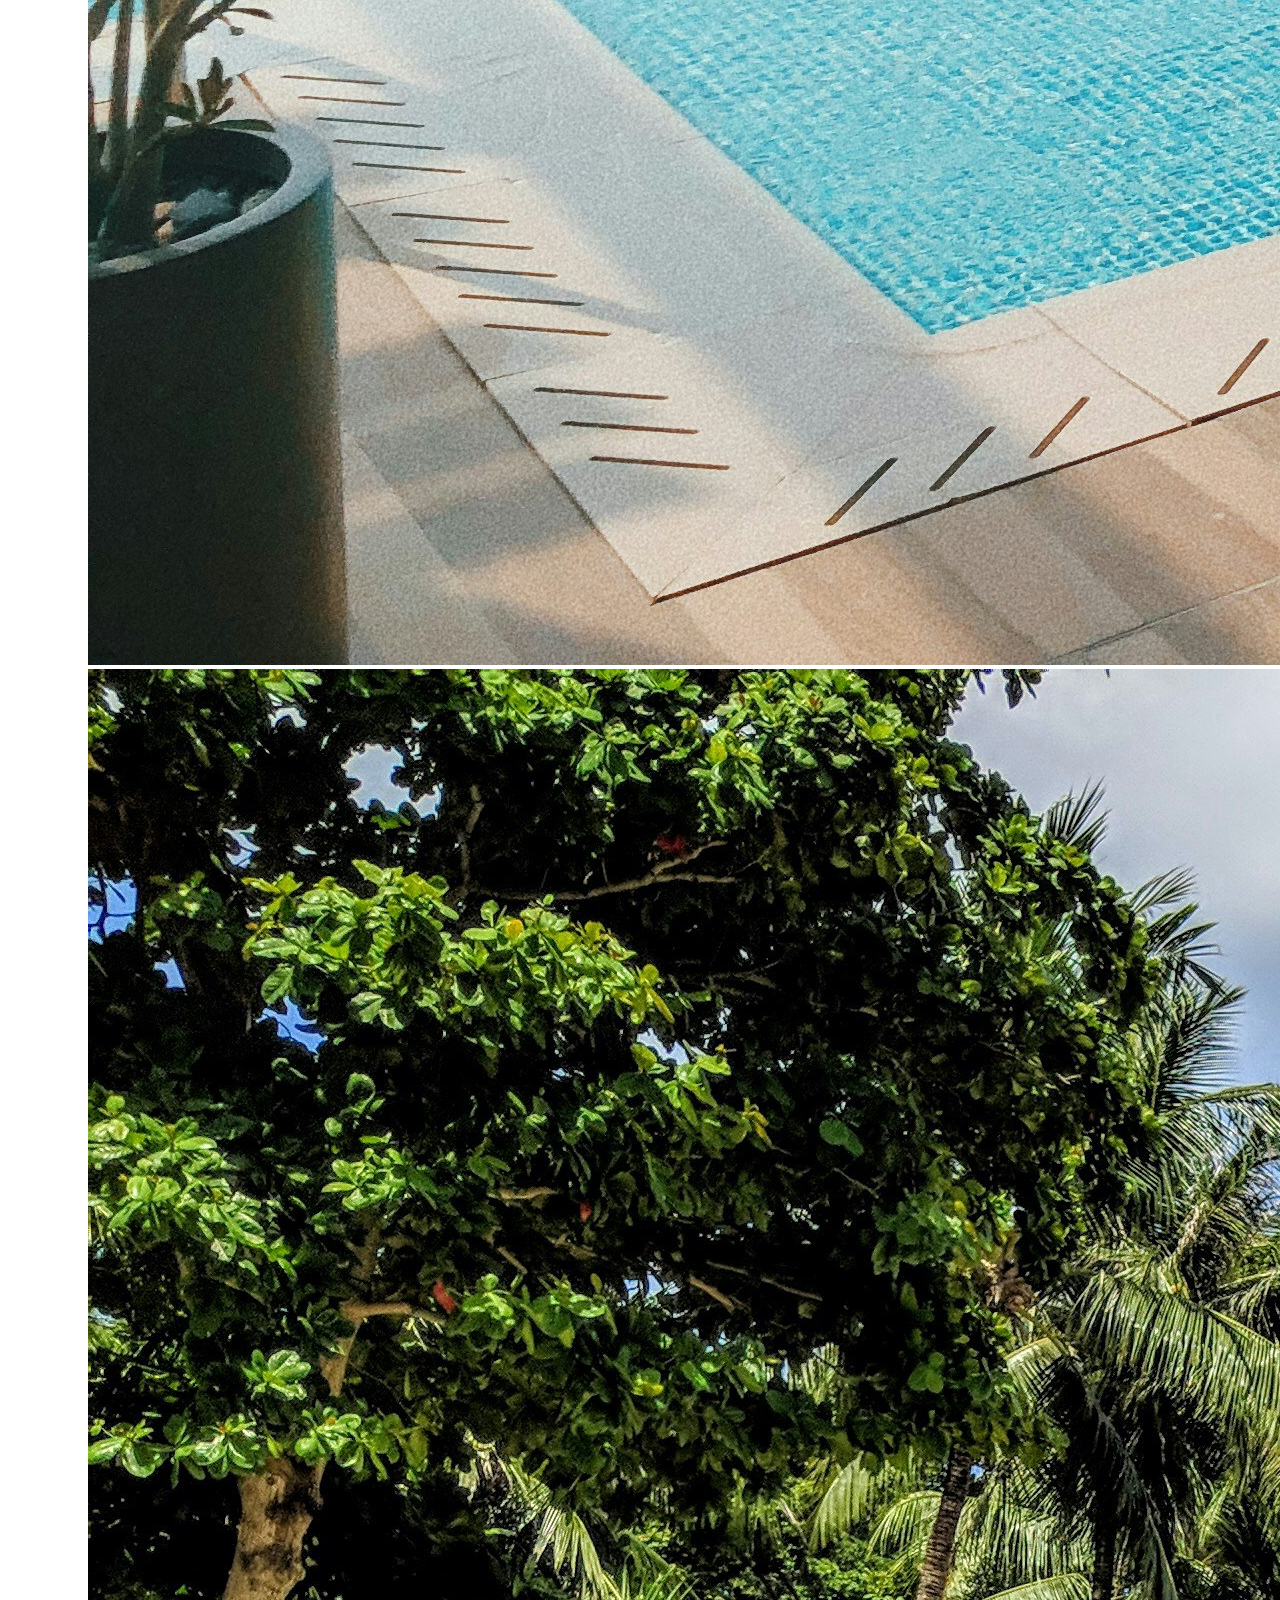
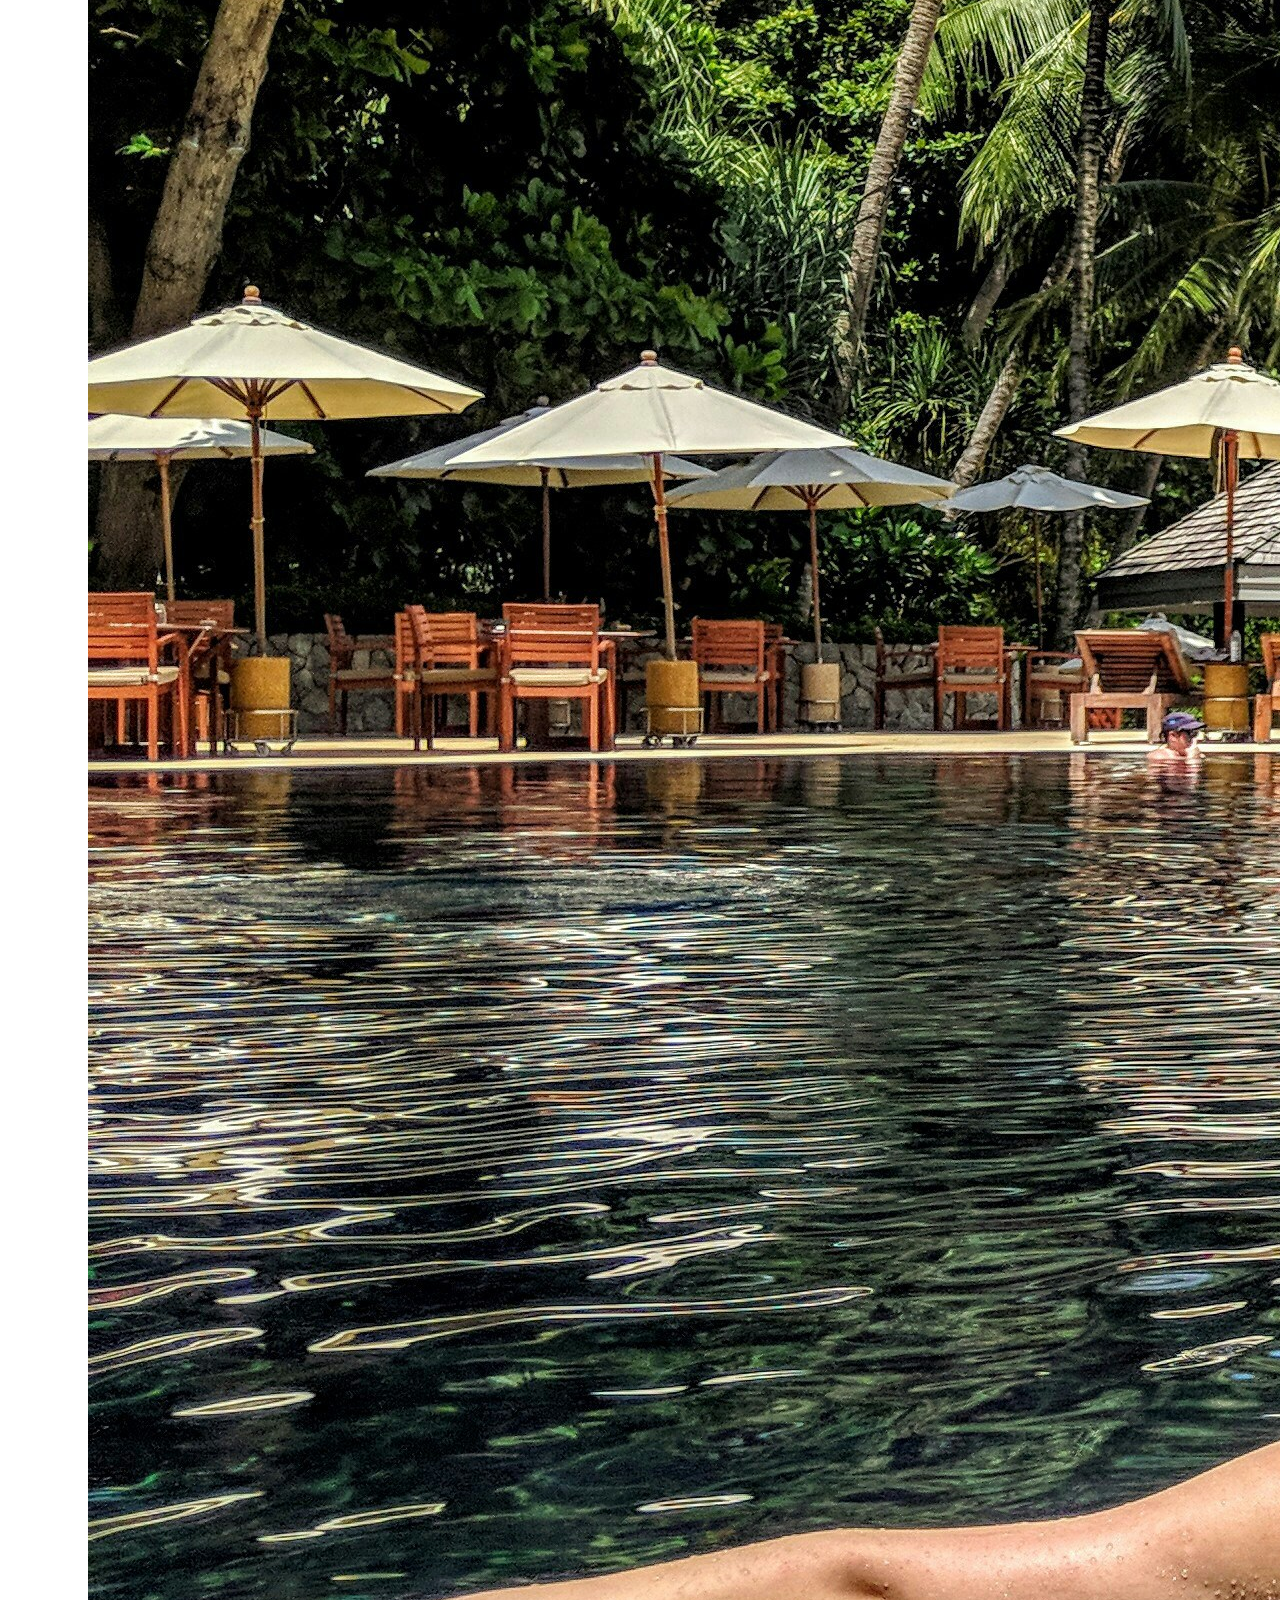
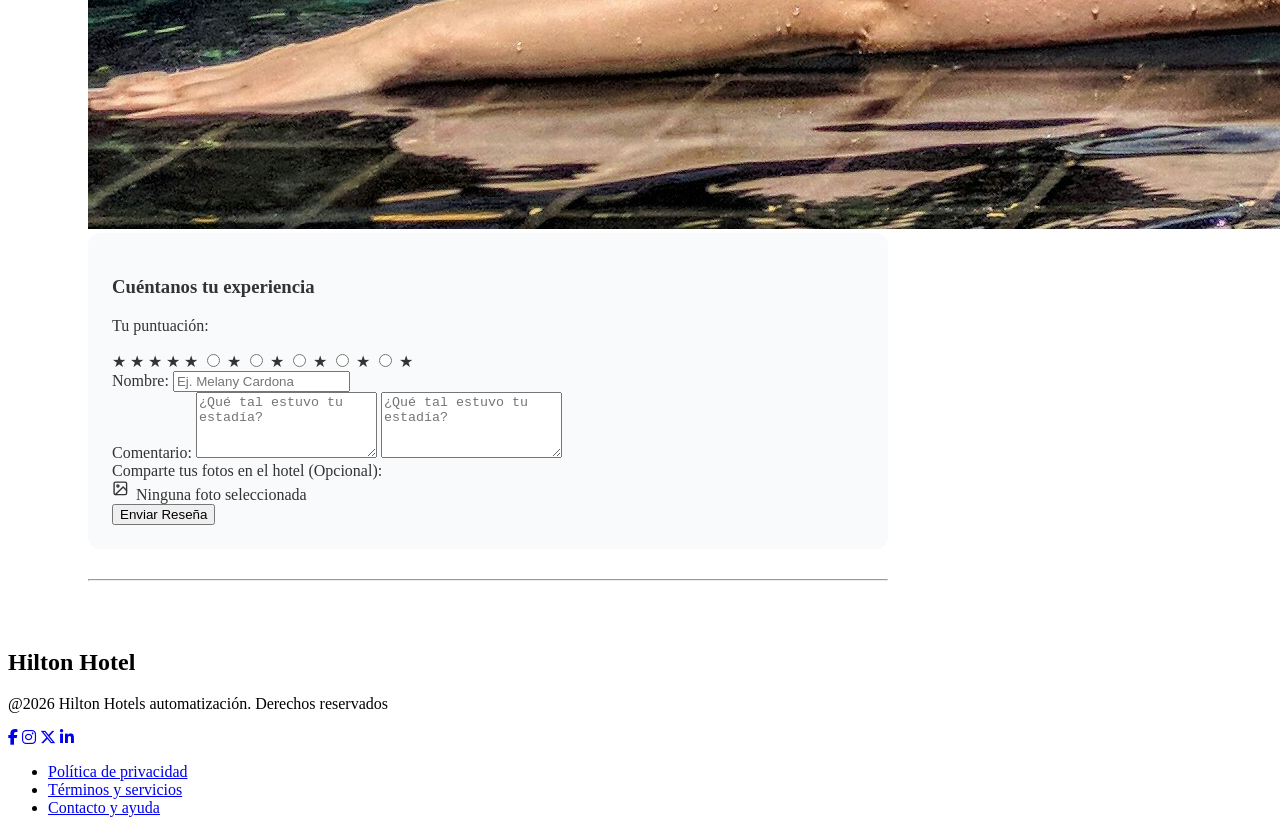
<file: src/views/pages/resenas.html>
<!DOCTYPE html>
<html lang="en">

<head>
    <meta charset="UTF-8">
    <meta name="viewport" content="width=device-width, initial-scale=1.0">
    <title>Hilton || Reseñas</title>
    <link rel="stylesheet" href="/src/views/css/resenas.css">
    <link href="https://fonts.googleapis.com/css2?family=Playfair+Display:ital,wght@0,700;1,400&display=swap" rel="stylesheet">
    <link rel="icon" href="/src/views/images/Logo-hotel-Hilton2.png" type="image/png">

    <link rel="stylesheet" href="https://cdnjs.cloudflare.com/ajax/libs/font-awesome/6.5.1/css/all.min.css">

</head>

<body>

    <h2 class="main-reviews-title">Reseñas de nuestros huéspedes</h2>
    <div class="logo">
        <a href="/index.html">
            <img src="/src/views/images/Logo-hotel-Hilton-removebg-preview.png" alt="Logo Hilton">
        </a>
    </div>

    <h2 class="main-reviews-title">Banco de reseñas</h2>

    <section class="reviews-section">
        <div class="reviews-list" id="reviewsList">
            <div class="review-card">
                <div class="review-header">
                    <h4>Robinson Cardona</h4>
                    <div class="stars-display">★★★★★</div>
                </div>
                <p class="review-text">Excelente servicio, las habitaciones son impecables y la vista al mar es
                    increíble. Volvería sin dudarlo.</p>

                <p class="review-text">Excelente servicio, las habitaciones son impecables y la vista al mar es increíble. Volvería sin dudarlo.</p>
                <div class="review-gallery">
                    <img src="/src/views/images/carrusel-2.jpg" alt="Vista desde la habitación">
                    <img src="/src/views/images/carrusel-3.jpg" alt="Piscina del hotel">
                </div>
            </div>
        </div>

        <div class="review-form-container">
            <h3>Cuéntanos tu experiencia</h3>
            <form id="reviewForm">
                <div class="rating-stars">
                    <p>Tu puntuación:</p>
                    <div class="stars-input">
                        <input type="radio" id="star5" name="rating" value="1" hidden>
                        <label for="star5" title="1 estrellas">★</label>

                        <input type="radio" id="star4" name="rating" value="2" hidden>
                        <label for="star4" title="2 estrellas">★</label>

                        <input type="radio" id="star3" name="rating" value="3" hidden>
                        <label for="star3" title="3 estrellas">★</label>

                        <input type="radio" id="star2" name="rating" value="4" hidden>
                        <label for="star2" title="4 estrellas">★</label>

                        <input type="radio" id="star1" name="rating" value="5" hidden>
                        <label for="star1" title="5 estrella">★</label>
                        <input type="radio" id="star5" name="rating" value="5">
                        <label for="star5" title="5 estrellas">★</label>

                        <input type="radio" id="star4" name="rating" value="4">
                        <label for="star4" title="4 estrellas">★</label>

                        <input type="radio" id="star3" name="rating" value="3">
                        <label for="star3" title="3 estrellas">★</label>

                        <input type="radio" id="star2" name="rating" value="2">
                        <label for="star2" title="2 estrellas">★</label>

                        <input type="radio" id="star1" name="rating" value="1">
                        <label for="star1" title="1 estrella">★</label>
                    </div>
                </div>

                <div class="form-group">
                    <label for="visitorName">Nombre:</label>
                    <input type="text" id="visitorName" required placeholder="Ej. Melany Cardona">
                </div>

                <div class="form-group">
                    <label for="visitorComment">Comentario:</label>
                    <textarea id="visitorComment" rows="4" required
                        placeholder="¿Qué tal estuvo tu estadía?"></textarea>
                    <textarea id="visitorComment" rows="4" required placeholder="¿Qué tal estuvo tu estadía?"></textarea>
                </div>

                <div class="form-group">
                    <label>Comparte tus fotos en el hotel (Opcional):</label>
                    <div class="file-upload-wrapper">
                        <input type="file" id="reviewPhotos" accept="image/*" multiple hidden>
                        <label for="reviewPhotos" class="btn-upload-file">
                            <svg xmlns="http://www.w3.org/2000/svg" width="20" height="20" viewBox="0 0 24 24"
                                fill="none" stroke="currentColor" stroke-width="2" stroke-linecap="round"
                                stroke-linejoin="round">
                            <svg xmlns="http://www.w3.org/2000/svg" width="20" height="20" viewBox="0 0 24 24" fill="none" stroke="currentColor" stroke-width="2" stroke-linecap="round" stroke-linejoin="round">

                                <rect x="3" y="3" width="18" height="18" rx="2" ry="2" />
                                <circle cx="8.5" cy="8.5" r="1.5" />
                                <polyline points="21 15 16 10 5 21" />
                            </svg>
                            Seleccionar fotos de tu galería
                        </label>
                        <span id="fileCount" class="file-count-text">Ninguna foto seleccionada</span>
                    </div>
                </div>

                <button type="submit" class="btn-submit">Enviar Reseña</button>
            </form>
        </div>

        <hr class="divider">

    </section>

    </section>

    <footer class="main-footer">
        <div class="footer-left">
            <h2>Hilton Hotel</h2>
            <p>@2026 Hilton Hotels automatización. Derechos reservados</p>
        </div>
        
        <div class="footer-socials">
            <a href="https://www.facebook.com/HiltonHotels/" aria-label="Facebook" rel="noopener noreferrer"><i class="fa-brands fa-facebook-f"></i></a>
            <a href="https://www.instagram.com/hiltonhotels/" aria-label="Instagram" rel="noopener noreferrer"><i class="fa-brands fa-instagram"></i></a>
            <a href="https://x.com/HiltonHotels" aria-label="X (Twitter)" rel="noopener noreferrer"><i class="fa-brands fa-x-twitter"></i></a>
            <a href="https://www.linkedin.com/company/hilton" aria-label="LinkedIn" rel="noopener noreferrer"><i class="fa-brands fa-linkedin-in"></i></a>
        </div>

        <nav class="footer-list">
            <ul>
                <li><a href="/src/views/pages/politica-de-privacidad.html">Política de privacidad</a></li>
                <li><a href="/src/views/pages/terminos-condiciones.html">Términos y servicios</a></li>
                <li><a href="/src/views/pages/contacto-ayuda.html">Contacto y ayuda</a></li>
            </ul>
        </nav>
    </footer>

    <script src="/src/utils/resenas.js" type="module"></script>
</body>

</html>
</file>
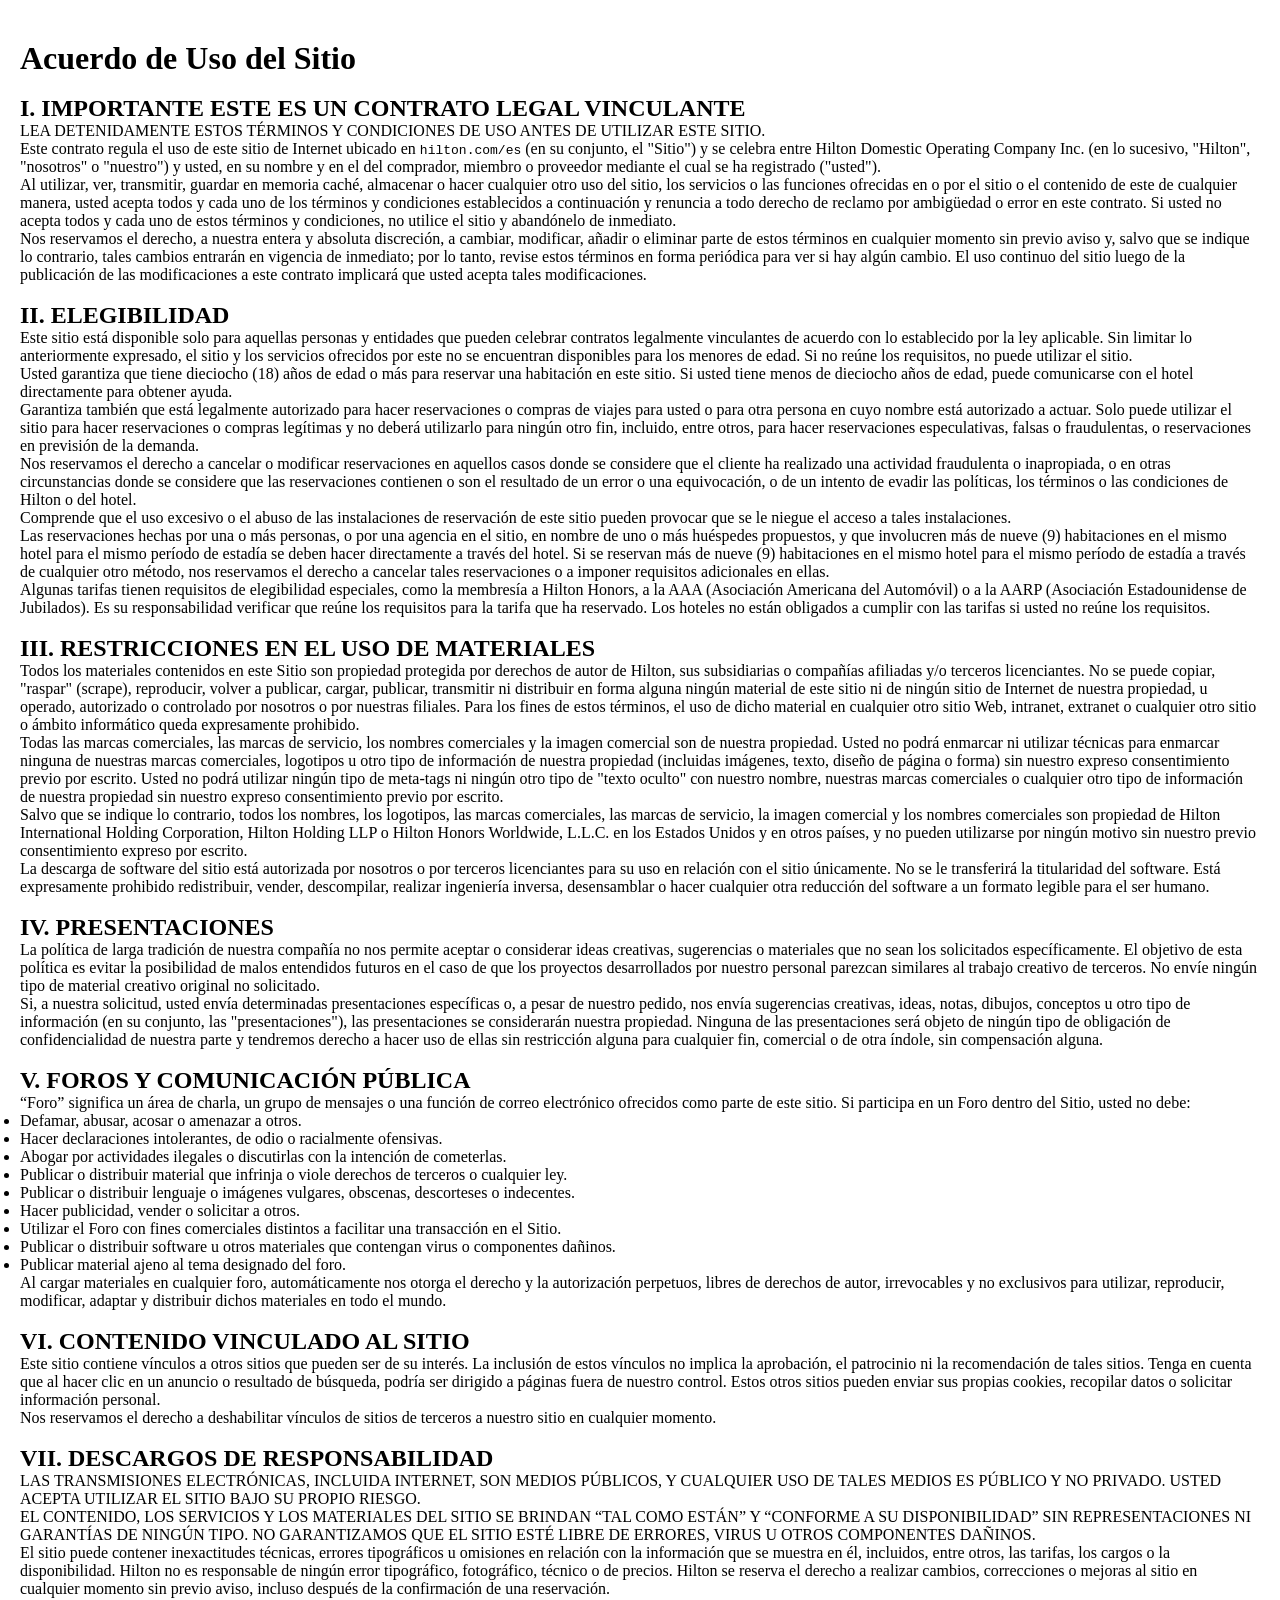
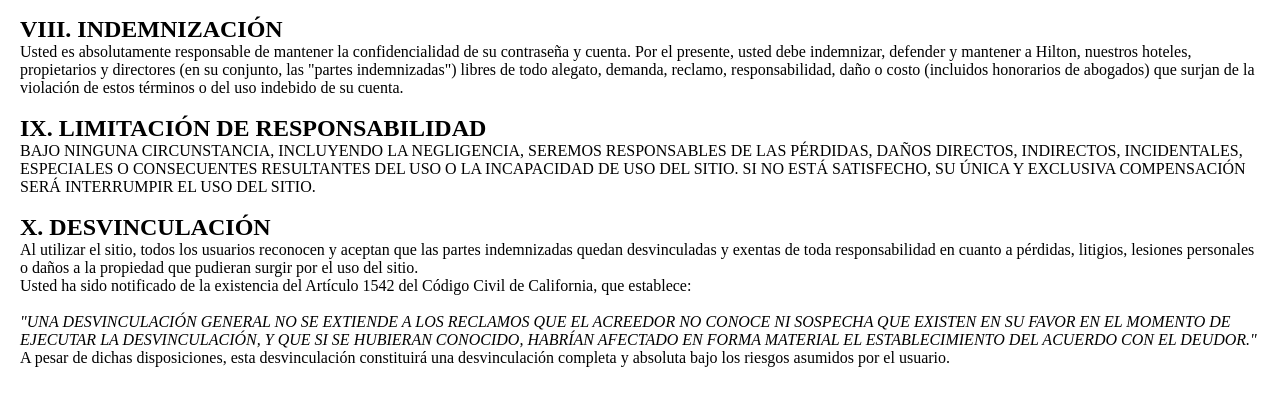
<file: src/views/pages/terminos-condiciones.html>
<!DOCTYPE html>
<html lang="en">
<head>
    <meta charset="UTF-8">
    <meta name="viewport" content="width=device-width, initial-scale=1.0">
    <title>Hilton || Terminos y condiciones</title>
    <link rel="stylesheet" href="../css/terminos-condiciones.css">
    <link rel="icon" href="/src/views/images/Logo-hotel-Hilton2.png" type="image/png">
</head>
<body>
    <div class="policy-container">
    <h1>Acuerdo de Uso del Sitio</h1>
    
    <br>

    <h2>I. IMPORTANTE ESTE ES UN CONTRATO LEGAL VINCULANTE</h2>
    <p>LEA DETENIDAMENTE ESTOS TÉRMINOS Y CONDICIONES DE USO ANTES DE UTILIZAR ESTE SITIO.</p>
    <p>Este contrato regula el uso de este sitio de Internet ubicado en <code>hilton.com/es</code> (en su conjunto, el "Sitio") y se celebra entre Hilton Domestic Operating Company Inc. (en lo sucesivo, "Hilton", "nosotros" o "nuestro") y usted, en su nombre y en el del comprador, miembro o proveedor mediante el cual se ha registrado ("usted").</p>
    <p>Al utilizar, ver, transmitir, guardar en memoria caché, almacenar o hacer cualquier otro uso del sitio, los servicios o las funciones ofrecidas en o por el sitio o el contenido de este de cualquier manera, usted acepta todos y cada uno de los términos y condiciones establecidos a continuación y renuncia a todo derecho de reclamo por ambigüedad o error en este contrato. <span class="strong-term">Si usted no acepta todos y cada uno de estos términos y condiciones, no utilice el sitio y abandónelo de inmediato.</span></p>
    <p>Nos reservamos el derecho, a nuestra entera y absoluta discreción, a cambiar, modificar, añadir o eliminar parte de estos términos en cualquier momento sin previo aviso y, salvo que se indique lo contrario, tales cambios entrarán en vigencia de inmediato; por lo tanto, revise estos términos en forma periódica para ver si hay algún cambio. El uso continuo del sitio luego de la publicación de las modificaciones a este contrato implicará que usted acepta tales modificaciones.</p>
    
    <br>

    <h2>II. ELEGIBILIDAD</h2>
    <p>Este sitio está disponible solo para aquellas personas y entidades que pueden celebrar contratos legalmente vinculantes de acuerdo con lo establecido por la ley aplicable. Sin limitar lo anteriormente expresado, el sitio y los servicios ofrecidos por este no se encuentran disponibles para los menores de edad. Si no reúne los requisitos, no puede utilizar el sitio.</p>
    <p>Usted garantiza que tiene dieciocho (18) años de edad o más para reservar una habitación en este sitio. Si usted tiene menos de dieciocho años de edad, puede comunicarse con el hotel directamente para obtener ayuda.</p>
    <p>Garantiza también que está legalmente autorizado para hacer reservaciones o compras de viajes para usted o para otra persona en cuyo nombre está autorizado a actuar. Solo puede utilizar el sitio para hacer reservaciones o compras legítimas y no deberá utilizarlo para ningún otro fin, incluido, entre otros, para hacer reservaciones especulativas, falsas o fraudulentas, o reservaciones en previsión de la demanda.</p>
    <p>Nos reservamos el derecho a cancelar o modificar reservaciones en aquellos casos donde se considere que el cliente ha realizado una actividad fraudulenta o inapropiada, o en otras circunstancias donde se considere que las reservaciones contienen o son el resultado de un error o una equivocación, o de un intento de evadir las políticas, los términos o las condiciones de Hilton o del hotel.</p>
    <p>Comprende que el uso excesivo o el abuso de las instalaciones de reservación de este sitio pueden provocar que se le niegue el acceso a tales instalaciones.</p>
    <p>Las reservaciones hechas por una o más personas, o por una agencia en el sitio, en nombre de uno o más huéspedes propuestos, y que involucren más de nueve (9) habitaciones en el mismo hotel para el mismo período de estadía se deben hacer directamente a través del hotel. Si se reservan más de nueve (9) habitaciones en el mismo hotel para el mismo período de estadía a través de cualquier otro método, nos reservamos el derecho a cancelar tales reservaciones o a imponer requisitos adicionales en ellas.</p>
    <p>Algunas tarifas tienen requisitos de elegibilidad especiales, como la membresía a Hilton Honors, a la AAA (Asociación Americana del Automóvil) o a la AARP (Asociación Estadounidense de Jubilados). Es su responsabilidad verificar que reúne los requisitos para la tarifa que ha reservado. Los hoteles no están obligados a cumplir con las tarifas si usted no reúne los requisitos.</p>
    
    <br>

    <h2>III. RESTRICCIONES EN EL USO DE MATERIALES</h2>
    <p>Todos los materiales contenidos en este Sitio son propiedad protegida por derechos de autor de Hilton, sus subsidiarias o compañías afiliadas y/o terceros licenciantes. No se puede copiar, "raspar" (scrape), reproducir, volver a publicar, cargar, publicar, transmitir ni distribuir en forma alguna ningún material de este sitio ni de ningún sitio de Internet de nuestra propiedad, u operado, autorizado o controlado por nosotros o por nuestras filiales. Para los fines de estos términos, el uso de dicho material en cualquier otro sitio Web, intranet, extranet o cualquier otro sitio o ámbito informático queda expresamente prohibido.</p>
    <p>Todas las marcas comerciales, las marcas de servicio, los nombres comerciales y la imagen comercial son de nuestra propiedad. Usted no podrá enmarcar ni utilizar técnicas para enmarcar ninguna de nuestras marcas comerciales, logotipos u otro tipo de información de nuestra propiedad (incluidas imágenes, texto, diseño de página o forma) sin nuestro expreso consentimiento previo por escrito. Usted no podrá utilizar ningún tipo de meta-tags ni ningún otro tipo de "texto oculto" con nuestro nombre, nuestras marcas comerciales o cualquier otro tipo de información de nuestra propiedad sin nuestro expreso consentimiento previo por escrito.</p>
    <p>Salvo que se indique lo contrario, todos los nombres, los logotipos, las marcas comerciales, las marcas de servicio, la imagen comercial y los nombres comerciales son propiedad de Hilton International Holding Corporation, Hilton Holding LLP o Hilton Honors Worldwide, L.L.C. en los Estados Unidos y en otros países, y no pueden utilizarse por ningún motivo sin nuestro previo consentimiento expreso por escrito.</p>
    <p>La descarga de software del sitio está autorizada por nosotros o por terceros licenciantes para su uso en relación con el sitio únicamente. No se le transferirá la titularidad del software. Está expresamente prohibido redistribuir, vender, descompilar, realizar ingeniería inversa, desensamblar o hacer cualquier otra reducción del software a un formato legible para el ser humano.</p>

    <br>

    <h2>IV. PRESENTACIONES</h2>
    <p>La política de larga tradición de nuestra compañía no nos permite aceptar o considerar ideas creativas, sugerencias o materiales que no sean los solicitados específicamente. El objetivo de esta política es evitar la posibilidad de malos entendidos futuros en el caso de que los proyectos desarrollados por nuestro personal parezcan similares al trabajo creativo de terceros. No envíe ningún tipo de material creativo original no solicitado.</p>
    <p>Si, a nuestra solicitud, usted envía determinadas presentaciones específicas o, a pesar de nuestro pedido, nos envía sugerencias creativas, ideas, notas, dibujos, conceptos u otro tipo de información (en su conjunto, las <span class="strong-term">"presentaciones"</span>), las presentaciones se considerarán nuestra propiedad. Ninguna de las presentaciones será objeto de ningún tipo de obligación de confidencialidad de nuestra parte y tendremos derecho a hacer uso de ellas sin restricción alguna para cualquier fin, comercial o de otra índole, sin compensación alguna.</p>

    <br>

    <h2>V. FOROS Y COMUNICACIÓN PÚBLICA</h2>
    <p><span class="strong-term">“Foro”</span> significa un área de charla, un grupo de mensajes o una función de correo electrónico ofrecidos como parte de este sitio. Si participa en un Foro dentro del Sitio, usted no debe:</p>
    
    <ul>
        <li>Defamar, abusar, acosar o amenazar a otros.</li>
        <li>Hacer declaraciones intolerantes, de odio o racialmente ofensivas.</li>
        <li>Abogar por actividades ilegales o discutirlas con la intención de cometerlas.</li>
        <li>Publicar o distribuir material que infrinja o viole derechos de terceros o cualquier ley.</li>
        <li>Publicar o distribuir lenguaje o imágenes vulgares, obscenas, descorteses o indecentes.</li>
        <li>Hacer publicidad, vender o solicitar a otros.</li>
        <li>Utilizar el Foro con fines comerciales distintos a facilitar una transacción en el Sitio.</li>
        <li>Publicar o distribuir software u otros materiales que contengan virus o componentes dañinos.</li>
        <li>Publicar material ajeno al tema designado del foro.</li>
    </ul>

    <p>Al cargar materiales en cualquier foro, automáticamente nos otorga el derecho y la autorización perpetuos, libres de derechos de autor, irrevocables y no exclusivos para utilizar, reproducir, modificar, adaptar y distribuir dichos materiales en todo el mundo.</p>

    <br>

    <h2>VI. CONTENIDO VINCULADO AL SITIO</h2>
    <p>Este sitio contiene vínculos a otros sitios que pueden ser de su interés. La inclusión de estos vínculos no implica la aprobación, el patrocinio ni la recomendación de tales sitios. Tenga en cuenta que al hacer clic en un anuncio o resultado de búsqueda, podría ser dirigido a páginas fuera de nuestro control. Estos otros sitios pueden enviar sus propias cookies, recopilar datos o solicitar información personal.</p>
    <p>Nos reservamos el derecho a deshabilitar vínculos de sitios de terceros a nuestro sitio en cualquier momento.</p>

    <br>

    <h2>VII. DESCARGOS DE RESPONSABILIDAD</h2>
    <p>LAS TRANSMISIONES ELECTRÓNICAS, INCLUIDA INTERNET, SON MEDIOS PÚBLICOS, Y CUALQUIER USO DE TALES MEDIOS ES PÚBLICO Y NO PRIVADO. USTED ACEPTA UTILIZAR EL SITIO BAJO SU PROPIO RIESGO.</p>
    <p>EL CONTENIDO, LOS SERVICIOS Y LOS MATERIALES DEL SITIO SE BRINDAN “TAL COMO ESTÁN” Y “CONFORME A SU DISPONIBILIDAD” SIN REPRESENTACIONES NI GARANTÍAS DE NINGÚN TIPO. NO GARANTIZAMOS QUE EL SITIO ESTÉ LIBRE DE ERRORES, VIRUS U OTROS COMPONENTES DAÑINOS.</p>
    <p>El sitio puede contener inexactitudes técnicas, errores tipográficos u omisiones en relación con la información que se muestra en él, incluidos, entre otros, las tarifas, los cargos o la disponibilidad. Hilton no es responsable de ningún error tipográfico, fotográfico, técnico o de precios. Hilton se reserva el derecho a realizar cambios, correcciones o mejoras al sitio en cualquier momento sin previo aviso, incluso después de la confirmación de una reservación.</p>

    <br>

    <h2>VIII. INDEMNIZACIÓN</h2>
    <p>Usted es absolutamente responsable de mantener la confidencialidad de su contraseña y cuenta. Por el presente, usted debe indemnizar, defender y mantener a Hilton, nuestros hoteles, propietarios y directores (en su conjunto, las <span class="strong-term">"partes indemnizadas"</span>) libres de todo alegato, demanda, reclamo, responsabilidad, daño o costo (incluidos honorarios de abogados) que surjan de la violación de estos términos o del uso indebido de su cuenta.</p>

    <br>

    <h2>IX. LIMITACIÓN DE RESPONSABILIDAD</h2>
    <p>BAJO NINGUNA CIRCUNSTANCIA, INCLUYENDO LA NEGLIGENCIA, SEREMOS RESPONSABLES DE LAS PÉRDIDAS, DAÑOS DIRECTOS, INDIRECTOS, INCIDENTALES, ESPECIALES O CONSECUENTES RESULTANTES DEL USO O LA INCAPACIDAD DE USO DEL SITIO. SI NO ESTÁ SATISFECHO, SU ÚNICA Y EXCLUSIVA COMPENSACIÓN SERÁ INTERRUMPIR EL USO DEL SITIO.</p>

    <br>

    <h2>X. DESVINCULACIÓN</h2>
    <p>Al utilizar el sitio, todos los usuarios reconocen y aceptan que las partes indemnizadas quedan desvinculadas y exentas de toda responsabilidad en cuanto a pérdidas, litigios, lesiones personales o daños a la propiedad que pudieran surgir por el uso del sitio.</p>
    <p>Usted ha sido notificado de la existencia del Artículo 1542 del Código Civil de California, que establece:</p>
    
    <br>
    
    <blockquote>
        <em>"UNA DESVINCULACIÓN GENERAL NO SE EXTIENDE A LOS RECLAMOS QUE EL ACREEDOR NO CONOCE NI SOSPECHA QUE EXISTEN EN SU FAVOR EN EL MOMENTO DE EJECUTAR LA DESVINCULACIÓN, Y QUE SI SE HUBIERAN CONOCIDO, HABRÍAN AFECTADO EN FORMA MATERIAL EL ESTABLECIMIENTO DEL ACUERDO CON EL DEUDOR."</em>
    </blockquote>
    
    <p>A pesar de dichas disposiciones, esta desvinculación constituirá una desvinculación completa y absoluta bajo los riesgos asumidos por el usuario.</p>
</div>
</body>
</html>
</file>
<file: src/views/css/admin.css>
:root {
    --primary: #003366;
    --secondary: #00B4D8;
    --tertiary: #CAF0F8;
    --neutral: #F8FAFC;
}

* {
    margin: 0;
    padding: 0;
    box-sizing: border-box;
}

body {
    background: linear-gradient(135deg, #f8fafc 0%, #caf0f8 100%);
    font-family: "Roboto", sans-serif;
    min-height: 100vh;
    display: flex;
    flex-direction: column;
}

.admin-container{
    flex: 1;
    padding: 40px;
}


.admin-header {
    display: flex;
    align-items: center;
    justify-content: start;
    gap: 15px;
    margin-bottom: 30px;
}

.admin-header h1 {
    font-family: 'Times New Roman', Times, serif;
    color: var(--primary);
    font-size: 24px;
    font-weight: bold;
}

.logo {
    width: 110px;
    height: auto;
}


.search-container {
    display: flex;
    justify-content: flex-end; /* Lo alinea a la derecha */
     margin-bottom: 20px;      /* Despega el buscador de la tabla */
    width: 100%;
}

.search-box {
    position: relative;
    width: 100%;
    max-width: 350px;
}

.search-bar {
    width: 100%;
    padding: 12px 16px 12px 42px; 
    font-size: 14px;
    font-family: "Roboto", sans-serif;
    color: #333;
    background-color: white;
    border: 1px solid #cbd5e1; 
    border-radius: 8px;       
    box-shadow: 0 2px 8px rgba(0, 0, 0, 0.04); 
    outline: none;
    transition: all 0.2s ease;
}


.search-bar:focus {
    border-color: var(--primary); 
    box-shadow: 0 0 0 3px rgba(0, 51, 102, 0.15); 
}

.search-icon {
    position: absolute;
    left: 15px;
    top: 50%;
    transform: translateY(-50%); 
    color: #94a3b8;
    font-size: 14px;
    pointer-events: none; 
}

.users-table {
    width: 100%;
    border-collapse: collapse; 
    background-color: white;
    border-radius: 0px;
    overflow: hidden;
    box-shadow: 0 4px 20px rgba(0, 0, 0, 0.08);
    display: table;
}

.users-table th {
    background-color: var(--primary);
    color: white;
    padding: 15px 20px;
    text-align: left;
    font-size: 14px;
    letter-spacing: 1px;
    text-transform: uppercase;
}

.users-table td {
    padding: 15px 20px;
    color: #444;
    font-size: 14px;
    border-bottom: 1px solid #eee;
}

.users-table tr:last-child td {
    border-bottom: none; 
}

.users-table tbody tr:hover {
    background-color: var(--tertiary);
    transition: background-color 0.2s;
}

.btn-eliminar {
    background: none;
    border: none;
    color: var(--primary); 
    font-size: 1.1rem; 
    cursor: pointer;
    padding: 8px;
    border-radius: 50%; 
    display: inline-flex;
    align-items: center;
    justify-content: center;
    transition: background-color 0.2s ease, transform 0.2s ease, color 0.2s ease;
}

.btn-eliminar:hover {
    color: #c1121f; 
    transform: scale(1.15); 
}

.btn-eliminar:active {
    transform: scale(0.95);
}

.main-footer {
    display: flex;
    justify-content: space-between;
    align-items: center;
    width: 100%;
    max-width: 100%;
    margin: 100px auto 0 auto;
    padding: 20px 40px;
    background-color: var(--primary);
    margin-top: 0;
}

.footer-left{
    display: flex;
    flex-direction: column;
    gap: 8px;
    text-align: left;
}

.footer-left h2{
    color: var(--tertiary);
    font-family: 'Times New Roman', Times, serif;
    font-size: 20px;
    font-weight: 800;
    letter-spacing: 0.5px;
    text-transform: uppercase;
}

.footer-left p {
    color: var(--neutral);                
    font-family: "Roboto", sans-serif;
    font-size: 13px;
    font-weight: 400;
}

.footer-list ul {
    display: flex;              
    gap: 25px;                     
    list-style: none;           
}

.footer-list a {
    color: var(--neutral);              
    text-decoration: none;         
    font-family: "Roboto", sans-serif;
    font-size: 14px;
    font-weight: 400;
    transition: color 0.2s ease;
}

.footer-list a:hover {
    color: var(--secondary);                
}

.footer-socials {
    display: flex;
    justify-content: center;
    align-items: center;
    gap: 20px; 
}

.footer-socials a {
    color: #ffffff;             
    font-size: 1.2rem;         
    text-decoration: none;
    transition: transform 0.2s ease, color 0.2s ease; 
}

.footer-socials a:hover {
    color: var(--secondary);    
    transform: translateY(-3px); 
}

@media (max-width: 992px) {
    .main-footer {
        padding: 40px 30px; 
    }
}

/* BREAKPOINT FOOTER */
@media (max-width: 950px) {
    .main-footer {
        flex-direction: column; 
        gap: 25px;            
        text-align: center;     
        padding: 35px 20px;
    }

    .footer-left {
        text-align: center;    
    }

    .footer-list ul {
        flex-direction: column;
        gap: 12px;
        align-items: center;
    }
}

@media (max-width: 768px) {
    .admin-container{
        padding: 15px;
    }

    .admin-header h1 {
        font-size: 18px;
    }

    .logo {
        width: 70px;
    }

    .users-table thead {
        display: none; 
    }

    .users-table tr {
        display: block;
        margin-bottom: 15px;
        border-radius: 10px;
        box-shadow: 0 2px 10px rgba(0, 0, 0, 0.08);
    }

    .users-table td {
        display: block;
        text-align: right;
        padding: 10px 15px;
        border-bottom: 1px solid #eee;
    }

    .users-table td::before {
        content: attr(data-label);
        float: left;
        font-weight: bold;
        color: var(--primary);
        font-size: 14px;
    }
}
</file>
<file: src/views/css/notifications.css>
.notify {
    position: fixed;
    top: 20px;
    right: 20px;
    padding: 15px 25px;
    border-radius: 10px;
    color: white;
    font-family: "Roboto", sans-serif;
    font-size: 15px;
    z-index: 9999;
    box-shadow: 0 5px 20px rgba(0, 0, 0, 0.2);
    animation: slideIn 0.3s ease;
    min-width: 250px;
    text-align: center;     
}

@keyframes slideIn {
    from {
        opacity: 0;
        transform: translateX(100px); 
    }
    to {
        opacity: 1;
        transform: translateX(0);
    }
}

.exito {
    background-color: #003366;
}

.error {
    background-color: #E63946;
}

@media (max-width: 768px) {
    .notify {
        top: 10px;
        right: 10px;
        left: 10px;        
        min-width: unset;  
        padding: 12px;
        font-size: 13px;
        text-align: center;
    }
}
</file>
<file: src/views/css/contacto-ayuda.css>
@import url('https://fonts.googleapis.com/css2?family=Roboto:ital,wght@0,100..900;1,100..900&display=swap');

* {
    padding: 0%;
    margin: 2%;
    font-family: "Roboto", sans-serif;
}

.policy-container h1,
h2 {
    font-size: 24px;
    margin-bottom: 15px;
    text-align: center;
    text-decoration: none;
}

.policy-container p {
    font-size: 20px;
    padding: 10px 20px;
}

.policy-container summary {
    border: 2px solid #f1f6f7;
    padding: 10px 20px;
    background: transparent;
    border-radius: 8px;
}

.policy-container summary:hover {
    border: 2px solid #5fb8f3;
    padding: 10px 20px;
    background: transparent;
    border-radius: 8px;

}

.policy-container faq-answer  {
    justify-content: center;
    background: transparent;
    padding: 5px 10px ;
} 

.contact-box h3,p {
    border: 2px solid #f1f6f7;
    padding: 10px 20px;
    background: transparent;
    border-radius: 8px;
}


@media (min-width: 780px){
    .policy-container h1,h2{
        font-size: 40px;
        font-family: 'Times New Roman', Times, serif;
    }
}
</file>
<file: src/views/css/log-in.css>
@import url('https://fonts.googleapis.com/css2?family=Roboto:ital,wght@0,100..900;1,100..900&display=swap');
:root {
    --primary: #003366;
    --secondary: #00B4D8;
    --tertiary: #CAF0F8;
    --neutral: #F8FAFC;
}
* {
  margin: 0;
  padding: 0;
  box-sizing: border-box;
}
 
body {
  font-family: "Roboto", sans-serif;
  background: linear-gradient(135deg, #f8fafc 0%, #caf0f8 100%);
  min-height: 100vh;
  display: flex;
  flex-direction: column;
  align-items: center;
}

.topbar {
   text-align: center;
   margin-top: 40px;
   display: flex;
   flex-direction: column;
   align-items: center;
   gap: 6px;
}

.topbar h2{
    font-family: 'Times New Roman', Times, serif;
}

.logo-header {
    height: 90px;
    width: auto;
    display: block;
}

.barsubtitle {
     font-size: 1.4rem;
     color: #003366;
     font-weight: 700;
}  

.topbar-sub {
    font-size: 0.85rem;
    color: #5c6f84;
}

.login-container {
     display: flex;
     flex-direction: column;
     align-items: center;
     margin-top: 25px;
     width: 100%;
}

.login-card {
     background: #ffffff;
     border-radius: 8px;
     box-shadow: 0 10px 30px rgba(0, 51, 102, 0.05);
     border: 1px solid rgba(0, 51, 102, 0.05);
     padding: 35px 30px;
     width: 100%;
     max-width: 400px; 
}

.field {
  margin-bottom: 20px;
}
 
.field label {
  display: block;
  font-size: 11px;
  font-weight: 700;
  color: #5c6f84;
  letter-spacing: 0.5px;
  margin-bottom: 8px;
}

.input-container {
  position: relative;
  display: flex;
  align-items: center;
}
 
.input-container .icon {
  position: absolute;
  left: 14px;
  color: #a0aec0;
  font-size: 14px;
  pointer-events: none;
  transition: color 0.2s ease;
}
 
.input-container input {
  width: 100%;
  padding: 12px 12px 12px 12px;
  border: 1px solid #d1dbe5;
  border-radius: 5px;
  font-size: 14px;
  color: #2d3748;
  outline: none;
  background-color: transparent;
}
 
.input-container input::placeholder {
  color: #a0aec0;
}

.input-container input:focus {
  border-color: #00b4d8;
  box-shadow: 0 0 0 3px rgba(0, 180, 216, 0.15);
}

.input-container input:focus-within + .icon {
  color: #00b4d8;
}

.options-row {
  display: flex;
  justify-content: space-between;
  align-items: center;
  margin: 20px 0 25px;
  font-size: 12px;
}
 
.checkbox {
  display: flex;
  align-items: center;
  gap: 8px;
  color: #003366;
  cursor: pointer;
}

.checkbox input[type="checkbox"] {
  accent-color: #003366;
}
 
.forgot {
  color: #00b4d8;
  text-decoration: none;
  font-weight: 500;
}
 
.forgot:hover {
  text-decoration: underline;
}

.btn-signin {
  width: 100%;
  background: #003366;
  color: #fff;
  border: none;
  border-radius: 5px;
  padding: 14px 0;
  font-size: 14px;
  font-weight: 600;
  cursor: pointer;
  display: flex;
  align-items: center;
  justify-content: center;
  gap: 8px;
  transition: background-color 0.2s ease;
}
 
.btn-signin:hover {
  background: #002244;
}
 
.btn-signin .arrow {
  font-size: 14px;
}

.divider {
  border: 0;
  border-top: 1px solid #caf0f8;
  margin: 20px 0;
}

.register-navigation {
  text-align: center;
}

.btn-signup-link {
  color: #003366;
  text-decoration: none;
  font-size: 13px;
  font-weight: 600;
  display: inline-flex;
  align-items: center;
}

.btn-signup-link:hover {
  color: #00b4d8;
}
.material-symbols-outlined {
    display: flex;
    align-items: left;
    cursor: pointer;
    color: var(--primary);
}

.material-symbols-outlined:hover{
    color: var(--secondary);
}


.main-footer {
    display: flex;
    justify-content: space-between;
    align-items: center;
    width: 100%;
    max-width: 100%;
    margin: 100px auto 0 auto;
    padding: 20px 40px;
    background-color: var(--primary);
}

.footer-left{
    display: flex;
    flex-direction: column;
    gap: 8px;
    text-align: left;
}

.footer-left h2{
    color: var(--tertiary);
    font-family: 'Times New Roman', Times, serif;
    font-size: 20px;
    font-weight: 800;
    letter-spacing: 0.5px;
    text-transform: uppercase;
}

.footer-left p {
    color: var(--neutral);                
    font-family: "Roboto", sans-serif;
    font-size: 13px;
    font-weight: 400;
}

.footer-list ul {
    display: flex;              
    gap: 25px;                     
    list-style: none;           
}

.footer-list a {
    color: var(--neutral);              
    text-decoration: none;         
    font-family: "Roboto", sans-serif;
    font-size: 14px;
    font-weight: 400;
    transition: color 0.2s ease;
}

.footer-list a:hover {
    color: var(--secondary);                
}

.footer-socials {
    display: flex;
    justify-content: center;
    align-items: center;
    gap: 20px; 
}

.footer-socials a {
    color: #ffffff;             
    font-size: 1.2rem;         
    text-decoration: none;
    transition: transform 0.2s ease, color 0.2s ease; 
}

.footer-socials a:hover {
    color: var(--secondary);    
    transform: translateY(-3px); 
}

@media (max-width: 767px){
    #login-card{
        width: 90%;
    }
}

@media (max-width: 768px){
  .main-footer{
    flex-direction: column;
    gap: 30px;
    text-align: center;
    padding: 40px 80px;
  }

  .footer-left{
    text-align: center;
  }

  .footer-list ul {
    flex-direction: column;
    gap: 15px;
    align-items: center;
  }
}
</file>
<file: src/views/css/parqueadero.css>
@import url('https://fonts.googleapis.com/css2?family=Roboto:ital,wght=0,100..900;1,100..900&display=swap');

:root {
    --primary: #003366;
    --secondary: #00B4D8;
    --tertiary: #CAF0F8;
    --neutral: #F8FAFC;
}

* {
    margin: 0;
    padding: 0;
    box-sizing: border-box;
    font-family: 'Roboto', sans-serif;
}

body {
    background-color: var(--neutral);
    color: var(--primary);
}
.header-section {
    display: flex;
    justify-content: space-between;
    align-items: center;
    height: 47px;
    background-color: var(--neutral) ;
    padding: 30px;
}

.header-div img {
    width: 90px;
    height: auto;
    display: block;
}
.nav-bar a {
    color: var(--primary);
    text-decoration: none;
    margin: 20px;
    padding-bottom: 4px;
    border-bottom: 2px solid transparent;
    transition: color 0.2s, border-color 0.2s;
    font-family: "Roboto", sans-serif;
}

.nav-bar a:hover {
    color: var(--secondary);
    border-bottom: 2px solid var(--secondary);
}

.header-button {
    display: flex;
    gap: 15px;
    align-items: center;
}

.header-button .material-symbols-outlined {
    color: var(--primary);
    cursor: pointer;
    transition: color 0.2s;
}

.header-button .material-symbols-outlined:hover {
    color: var(--secondary);
}

.garage-hero {
    position: relative;
    width: 100%;
    height: 340px;
    overflow: hidden;
    display: flex;
    align-items: center;
}

.hero-overlay {
    position: relative;
    width: 100%;
    height: 100%;
    padding: 0 50px;
    display: flex;
    flex-direction: column;
    justify-content: center;
    z-index: 1;
}


.hero-overlay img {
    position: absolute;
    top: 0;
    left: 0;
    width: 100%;
    height: 100%;
    object-fit: cover; 
    z-index: -2;
}


.hero-overlay::before {
    content: '';
    position: absolute;
    top: 0;
    left: 0;
    width: 100%;
    height: 100%;
    background: linear-gradient(90deg, rgba(0, 51, 102, 0.9) 0%, rgba(0, 51, 102, 0.4) 100%);
    z-index: -1; 
}

.premium-tag {
    color: var(--secondary);
    font-size: 12px;
    font-weight: 700;
    letter-spacing: 2px;
    margin-bottom: 8px;
    text-transform: uppercase;
}

.hero-overlay h1 {
    color: var(--neutral);
    font-size: 38px;
    font-weight: 800;
    margin-bottom: 12px;
}

.hero-overlay p {
    color: var(--tertiary);
    font-size: 16px;
    max-width: 650px;
    line-height: 1.5;
}

.garage-dashboard {
    max-width: 1200px;
    margin: -30px auto 40px;
    padding: 0 20px;
    display: grid;
    grid-template-columns: 2fr 1fr;
    gap: 24px;
    position: relative;
    z-index: 10;
}
.btn-alquilar-link {
    display: flex;
    align-items: center;
    gap: 6px; 
    text-decoration: none;
    font-weight: 700;
    font-size: 14px;
    padding: 8px 16px;
    border-radius: 8px; 
    transition: all 0.3s ease; 
    color: var(--primary);
    background-color: var(--neutral); 
    border: 2px solid transparent; 
}


.btn-alquilar-link:hover {
    color: var(--secondary);
    transform: translateY(-2px); 
    background-color: var(--tertiary);
}

.dashboard-card {
    background: #FFFFFF;
    border-radius: 12px;
    padding: 24px;
    box-shadow: 0 4px 20px rgba(0, 51, 102, 0.08);
    border: 1px solid rgba(0, 51, 102, 0.05);
}

.card-header h2 {
    color: var(--primary);
    font-size: 20px;
    font-weight: 700;
}

.card-header .subtitle {
    color: #64748B;
    font-size: 13px;
    display: block;
    margin-top: 4px;
}

/* MAPA DE PARQUEO */
.map-section {
    grid-column: 1 / 2;
}

.legend {
    display: flex;
    gap: 15px;
    font-size: 13px;
    color: #475569;
    margin-top: 10px;
}

.dot {
    display: inline-block;
    width: 12px;
    height: 12px;
    border-radius: 50%;
    margin-right: 6px;
    vertical-align: middle;
}
.dot.occupied { background-color: #EF4444; }
.dot.available { background-color: #CBD5E1; }

.parking-map {
    display: flex;
    justify-content: space-around;
    align-items: center;
    margin-top: 30px;
    padding: 20px;
    background-color: var(--neutral);
    border-radius: 8px;
}

.parking-row {
    display: grid;
    grid-template-columns: 1fr 1fr;
    gap: 12px;
}

.spot {
    width: 90px;
    height: 55px;
    border: 2px dashed #94A3B8;
    border-radius: 6px;
    display: flex;
    justify-content: center;
    align-items: center;
    color: #94A3B8;
    font-weight: 600;
    font-size: 13px;
    position: relative;
}

.spot.occupied {
    border-style: solid;
    border-color: var(--primary);
    background-color: var(--tertiary);
    color: var(--primary);
}

.spot.vip::after {
    content: 'VIP';
    position: absolute;
    top: -8px;
    right: -8px;
    background: var(--secondary);
    color: white;
    font-size: 9px;
    font-weight: 700;
    padding: 2px 6px;
    border-radius: 10px;
}

.spot.alarm {
    border-color: #EF4444;
    background-color: #FEE2E2;
    color: #EF4444;
}

.aisle-label {
    color: #94A3B8;
    writing-mode: vertical-rl;
    text-orientation: mixed;
    letter-spacing: 4px;
    font-size: 12px;
    font-weight: 700;
}

.valet-section {
    grid-column: 2 / 3;
}

.request-list {
    margin-top: 15px;
}

.request-item {
    display: flex;
    align-items: center;
    padding: 14px 0;
    border-bottom: 1px solid #E2E8F0;
    gap: 12px;
}

.icon-box {
    width: 40px;
    height: 40px;
    border-radius: 8px;
    display: flex;
    justify-content: center;
    align-items: center;
}
.icon-box.blue { background-color: var(--tertiary); color: var(--primary); }
.icon-box.light { background-color: #E2E8F0; color: #475569; }

.request-info {
    flex-grow: 1;
}
.request-info strong {
    font-size: 14px;
    color: var(--primary);
    display: block;
}
.request-info p {
    font-size: 12px;
    color: #64748B;
    margin-top: 2px;
}

.btn-assign {
    background-color: var(--primary);
    color: white;
    border: none;
    padding: 6px 12px;
    border-radius: 6px;
    cursor: pointer;
    font-size: 12px;
    font-weight: 600;
    transition: background-color 0.2s;
}
.btn-assign:hover {
    background-color: var(--secondary);
}

.badge-active {
    background-color: #E2E8F0;
    color: #475569;
    padding: 4px 8px;
    border-radius: 6px;
    font-size: 12px;
    font-weight: 600;
}

.btn-view-all {
    width: 100%;
    margin-top: 15px;
    padding: 10px;
    background: transparent;
    border: 1px solid var(--secondary);
    border-radius: 6px;
    color: var(--primary);
    font-weight: 600;
    cursor: pointer;
    transition: background-color 0.2s, color 0.2s;
}
.btn-view-all:hover {
    background-color: var(--secondary);
    color: white;
}

.stats-row {
    grid-column: 1 / 3;
    display: grid;
    grid-template-columns: repeat(4, 1fr);
    gap: 20px;
}

.stat-card {
    position: relative;
}

.stat-icon {
    width: 36px;
    height: 36px;
    background-color: var(--tertiary);
    color: var(--primary);
    border-radius: 50%;
    display: flex;
    align-items: center;
    justify-content: center;
    margin-bottom: 12px;
}

.stat-trend {
    position: absolute;
    top: 24px;
    right: 24px;
    font-size: 12px;
    font-weight: 700;
}
.stat-trend.positive { color: #10B981; }
.stat-trend.negative { color: #EF4444; }
.stat-trend.neutral { color: #64748B; font-weight: 500; }

.stat-card p {
    font-size: 12px;
    color: #64748B;
    font-weight: 600;
    margin-bottom: 4px;
}

.stat-card h3 {
    font-size: 22px;
    color: var(--primary);
    font-weight: 700;
}

.dark-card {
    background-color: var(--primary);
    color: white;
}
.dark-card p, .dark-card h3 {
    color: white;
}
.progress-bar {
    width: 100%;
    height: 6px;
    background-color: rgba(255, 255, 255, 0.2);
    border-radius: 3px;
    margin-top: 12px;
}
.progress {
    height: 100%;
    background-color: var(--secondary);
    border-radius: 3px;
}

.table-section {
    grid-column: 1 / 3;
}

.flex-between {
    display: flex;
    justify-content: space-between;
    align-items: center;
    flex-wrap: wrap;
    gap: 10px;
}

.search-box {
    display: flex;
    align-items: center;
    background-color: var(--neutral);
    padding: 8px 14px;
    border-radius: 6px;
    border: 1px solid #E2E8F0;
}
.search-box input {
    border: none;
    background: transparent;
    outline: none;
    margin-left: 8px;
    color: var(--primary);
}

.vip-table {
    width: 100%;
    border-collapse: collapse;
    margin-top: 20px;
    text-align: left;
}

.vip-table th {
    font-size: 12px;
    color: #64748B;
    font-weight: 700;
    padding-bottom: 12px;
    border-bottom: 2px solid #E2E8F0;
    text-transform: uppercase;
}

.vip-table td {
    padding: 14px 0;
    border-bottom: 1px solid #E2E8F0;
    font-size: 14px;
    color: #334155;
}

.status {
    padding: 4px 10px;
    border-radius: 20px;
    font-size: 12px;
    font-weight: 600;
}
.status.parked { background-color: #D1FAE5; color: #065F46; }
.status.arriving { background-color: var(--tertiary); color: var(--primary); }

.action-icon {
    color: #94A3B8;
    cursor: pointer;
}

@media (max-width: 992px) {
    .garage-dashboard {
        grid-template-columns: 1fr;
    }
    .map-section, .valet-section, .stats-row, .table-section {
        grid-column: 1 / -1;
    }
    .stats-row {
        grid-template-columns: repeat(2, 1fr);
    }
}

@media (max-width: 640px) {
    .stats-row {
        grid-template-columns: 1fr;
    }
    .hero-overlay h1 {
        font-size: 28px;
    }
    .parking-map {
        flex-direction: column;
        gap: 20px;
    }
    .aisle-label {
        writing-mode: horizontal-tb;
    }
    .vip-table th, .vip-table td {
        font-size: 12px;
    }
}

/* Footer */
.main-footer {
    display: flex;
    justify-content: space-between;
    align-items: center;
    width: 100%;
    max-width: 100%;
    margin: 100px auto 0 auto;
    padding: 20px 40px;
    background-color: var(--primary);
}

.footer-left{
    display: flex;
    flex-direction: column;
    gap: 8px;
    text-align: left;
}

.footer-left h2{
    color: var(--tertiary);
    font-family: 'Times New Roman', Times, serif;
    font-size: 20px;
    font-weight: 800;
    letter-spacing: 0.5px;
    text-transform: uppercase;
}

.footer-left p {
    color: var(--neutral);                
    font-family: "Roboto", sans-serif;
    font-size: 13px;
    font-weight: 400;
}

.footer-list ul {
    display: flex;              
    gap: 25px;                     
    list-style: none;           
}

.footer-list a {
    color: var(--neutral);              
    text-decoration: none;         
    font-family: "Roboto", sans-serif;
    font-size: 14px;
    font-weight: 400;
    transition: color 0.2s ease;
}

.footer-list a:hover {
    color: var(--secondary);                
}

.footer-socials {
    display: flex;
    justify-content: center;
    align-items: center;
    gap: 20px; 
}

.footer-socials a {
    color: #ffffff;             
    font-size: 1.2rem;         
    text-decoration: none;
    transition: transform 0.2s ease, color 0.2s ease; 
}

.footer-socials a:hover {
    color: var(--secondary);    
    transform: translateY(-3px); 
}
</file>
<file: src/views/css/Mapa-parqueadero.css>
@import url('https://fonts.googleapis.com/css2?family=Roboto:ital,wght@0,100..900;1,100..900&display=swap');

:root {
    --primary: #003366;
    --secondary: #00B4D8;
    --tertiary: #CAF0F8;
    --neutral: #F8FAFC;
}
.booking-main {
    max-width: 1100px;
    margin: 60px auto;
    padding: 0 20px;
    min-height: 60vh;
}
.header-section {
    display: flex;
    justify-content: space-between;
    align-items: center;
    height: 47px;
    padding: 30px;
    background-color: #FFFFFF; 
    border-bottom: 1px solid rgba(0, 51, 102, 0.08); 
    box-shadow: 0 4px 15px rgba(0, 51, 102, 0.03); 
    
    position: relative;
    z-index: 100;
}

.booking-header {
    text-align: center;
    margin-bottom: 40px;
}

.booking-header h1 {
    color: var(--primary);
    font-size: 32px;
    font-family: 'Times New Roman', Times, serif;
    margin-bottom: 10px;
}

.booking-header p {
    color: #64748B;
    font-size: 16px;
}

.booking-container {
    display: grid;
    grid-template-columns: 1.8fr 1fr;
    gap: 30px;
}

.interactive-map-card, .booking-form-card {
    background: #FFFFFF;
    border-radius: 12px;
    padding: 30px;
    box-shadow: 0 4px 20px rgba(0, 51, 102, 0.08);
    border: 1px solid rgba(0, 51, 102, 0.05);
}

.map-legend {
    display: flex;
    justify-content: center;
    gap: 25px;
    margin-bottom: 25px;
    padding-bottom: 15px;
    border-bottom: 1px solid #E2E8F0;
}

.legend-item {
    display: flex;
    align-items: center;
    gap: 8px;
    font-size: 14px;
    font-weight: 700;
    color: var(--primary);
}

.legend-item .box {
    width: 18px;
    height: 18px;
    border-radius: 4px;
}
.box.free { background-color: #D1FAE5; border: 2px solid #10B981; }
.box.occupied { background-color: #FEE2E2; border: 2px solid #EF4444; }
.box.selected { background-color: var(--primary); border: 2px solid var(--primary); }

.detailed-parking-lot {
    background-color: var(--neutral);
    border: 2px solid #E2E8F0;
    border-radius: 12px;
    padding: 30px;
    position: relative;
}

.zone-label {
    position: absolute;
    top: -12px;
    left: 20px;
    background-color: var(--neutral);
    padding: 0 10px;
    color: #94A3B8;
    font-weight: 800;
    font-size: 12px;
    letter-spacing: 2px;
}

.lot-row {
    display: grid;
    grid-template-columns: repeat(4, 1fr);
    gap: 15px;
}

.lot-spot {
    height: 120px;
    border-radius: 8px;
    display: flex;
    flex-direction: column;
    justify-content: center;
    align-items: center;
    position: relative;
    transition: all 0.3s ease;
    cursor: pointer;
}

.spot-number {
    position: absolute;
    top: 10px;
    left: 10px;
    font-size: 14px;
    font-weight: 800;
}

.lot-spot.free {
    background-color: rgba(16, 185, 129, 0.05);
    border: 2px dashed #10B981;
    color: #10B981;
}
.lot-spot.free:hover {
    background-color: #10B981;
    color: white;
    transform: translateY(-3px);
    box-shadow: 0 6px 15px rgba(16, 185, 129, 0.3);
    border-style: solid;
}
.text-free {
    font-size: 11px;
    font-weight: 700;
    letter-spacing: 1px;
    margin-top: 15px;
}


.lot-spot.occupied {
    background-color: rgba(239, 68, 68, 0.1);
    border: 2px solid #EF4444;
    color: #EF4444;
    cursor: not-allowed;
}
.car-icon {
    font-size: 45px;
    margin-top: 15px;
}

.lot-spot.selected {
    background-color: var(--primary);
    border: 2px solid var(--primary);
    color: white;
    transform: scale(1.05);
    box-shadow: 0 8px 20px rgba(0, 51, 102, 0.3);
}

.driving-lane {
    height: 60px;
    display: flex;
    justify-content: center;
    align-items: center;
    border-top: 2px dashed #CBD5E1;
    border-bottom: 2px dashed #CBD5E1;
    margin: 20px 0;
}
.lane-text {
    color: #94A3B8;
    font-weight: 700;
    font-size: 12px;
    letter-spacing: 4px;
}

.booking-form-card h2 {
    color: var(--primary);
    font-size: 20px;
    margin-bottom: 15px;
}

.divider {
    border: none;
    border-top: 1px solid #E2E8F0;
    margin-bottom: 20px;
}

.form-group {
    margin-bottom: 20px;
}

.form-group label {
    display: block;
    color: #475569;
    font-size: 13px;
    font-weight: 700;
    margin-bottom: 8px;
    text-transform: uppercase;
}

.selected-spot-badge {
    background-color: var(--tertiary);
    border: 2px solid var(--secondary);
    color: var(--primary);
    font-size: 28px;
    font-weight: 800;
    text-align: center;
    padding: 15px;
    border-radius: 8px;
}

.input-with-icon {
    position: relative;
    display: flex;
    align-items: center;
}
.input-with-icon .material-symbols-outlined {
    position: absolute;
    left: 12px;
    color: #94A3B8;
}
.input-with-icon input, .custom-select {
    width: 100%;
    padding: 12px 12px 12px 40px;
    border: 1px solid #CBD5E1;
    border-radius: 8px;
    font-size: 14px;
    color: var(--primary);
    outline: none;
    transition: border-color 0.3s;
}
.custom-select {
    padding-left: 12px;
    cursor: pointer;
}
.input-with-icon input:focus, .custom-select:focus {
    border-color: var(--secondary);
}

.btn-confirm-booking {
    width: 100%;
    background-color: var(--primary);
    color: white;
    padding: 14px;
    border: none;
    border-radius: 8px;
    font-size: 15px;
    font-weight: 700;
    cursor: pointer;
    margin-top: 10px;
    transition: background-color 0.3s;
}
.btn-confirm-booking:hover {
    background-color: var(--secondary);
}

/* RESPONSIVE */
@media (max-width: 992px) {
    .booking-container {
        grid-template-columns: 1fr;
    }
}
@media (max-width: 640px) {
    .lot-row {
        grid-template-columns: repeat(2, 1fr);
    }
}
.main-footer {
    display: flex;
    justify-content: space-between;
    align-items: center;
    width: 100%;
    max-width: 100%;
    margin: 100px auto 0 auto;
    padding: 20px 40px;
    background-color: var(--primary);
}

.footer-left{
    display: flex;
    flex-direction: column;
    gap: 8px;
    text-align: left;
}

.footer-left h2{
    color: var(--tertiary);
    font-family: 'Times New Roman', Times, serif;
    font-size: 20px;
    font-weight: 800;
    letter-spacing: 0.5px;
    text-transform: uppercase;
}

.footer-left p {
    color: var(--neutral);                
    font-family: "Roboto", sans-serif;
    font-size: 13px;
    font-weight: 400;
}

.footer-list ul {
    display: flex;              
    gap: 25px;                     
    list-style: none;           
}

.footer-list a {
    color: var(--neutral);              
    text-decoration: none;         
    font-family: "Roboto", sans-serif;
    font-size: 14px;
    font-weight: 400;
    transition: color 0.2s ease;
}

.footer-list a:hover {
    color: var(--secondary);                
}

.footer-socials {
    display: flex;
    justify-content: center;
    align-items: center;
    gap: 20px; 
}

.footer-socials a {
    color: #ffffff;             
    font-size: 1.2rem;         
    text-decoration: none;
    transition: transform 0.2s ease, color 0.2s ease; 
}

.footer-socials a:hover {
    color: var(--secondary);    
    transform: translateY(-3px); 
}

@media (max-width: 992px) {
    .main-footer {
        padding: 40px 30px; 
    }
}

/* BREAKPOINT FOOTER */
@media (max-width: 768px) {
    .main-footer {
        flex-direction: column; 
        gap: 30px;            
        text-align: center;     
        padding: 40px 20px;
    }

    .footer-left {
        text-align: center;    
    }

    .footer-list ul {
        flex-direction: column;
        gap: 15px;
        align-items: center;
    }
}
</file>
<file: src/views/css/politica-de-privacidad.css>
*{
    padding: 0px;
    margin: 0px;
    box-sizing: border-box;
}

body{
    padding: 20px;
}

@media (min-width: 768px){
    body {
        padding: 40px 20px;
    }
}
</file>
<file: src/views/css/registro.css>
@import url('https://fonts.googleapis.com/css2?family=Roboto:ital,wght@0,100..900;1,100..900&display=swap');

:root {
    --primary: #003366;       
    --secondary: #00B4D8;     
    --tertiary: #CAF0F8;     
    --neutral: #F8FAFC;      
    
  
    --text-primary: var(--primary);
    --text-secondary: #5c6f84;
    --border-color: #d1dbe5;
    --button-bg: var(--primary);
    --button-hover: #002244;
    --card-shadow: 0 10px 30px rgba(0, 51, 102, 0.05);
}

* {
    margin: 0;
    padding: 0;
    box-sizing: border-box;
    font-family: 'Roboto', sans-serif;
}

body {

    background: linear-gradient(135deg, var(--neutral) 0%, var(--tertiary) 100%);
    min-height: 100vh;
    display: flex;
    flex-direction: column;
    justify-content: space-between;
    align-items: center;
    color: #333;
}


.main-container {
    width: 100%;
    max-width: 480px;
    padding: 40px 20px 20px 20px;
    display: flex;
    flex-direction: column;
    align-items: center;
}

.header {
    text-align: center;
    margin-bottom: 25px;
    display: flex;
    flex-direction: column;
    align-items: center; 
    gap: 8px;
}

.header h1 {
    color: var(--text-primary);
    font-size: 24px;
    font-weight: 700;
    margin-bottom: 2px;
}

.header p {
    color: var(--text-secondary);
    font-size: 14px;
}

.header-img {
    display: flex;
    justify-content: center;
    align-items: center;
    padding: 10px;
    width: 100%;
}

.header-img a {
    display: inline-block;
    cursor: pointer;
}

.header-img img {
    height: 90px; 
    width: auto;  
    display: block;
}

.card {
    background-color: #ffffff;
    width: 100%;
    padding: 35px 30px;
    border-radius: 8px;
    box-shadow: var(--card-shadow);
    border: 1px solid rgba(0, 51, 102, 0.05);
}

.form-group {
    margin-bottom: 20px;
}

.m-bottom-xs {
    margin-bottom: 8px;
}

.form-group label {
    display: block;
    font-size: 11px;
    font-weight: 700;
    color: var(--text-secondary);
    letter-spacing: 0.5px;
    margin-bottom: 8px;
}

.input-container {
    position: relative;
    display: flex;
    align-items: center;
}

.input-icon {
    position: absolute;
    left: 14px;
    color: #a0aec0;
    font-size: 16px;
    transition: color 0.2s ease;
}

.input-container input {
    width: 100%;
    padding: 12px 12px 12px 42px;
    border: 1px solid var(--border-color);
    border-radius: 5px;
    font-size: 14px;
    color: #2d3748;
    transition: all 0.2s ease;
}

.input-container input::placeholder {
    color: #a0aec0;
}

.input-container input:focus {
    outline: none;
    border-color: var(--secondary);
    box-shadow: 0 0 0 3px rgba(0, 180, 216, 0.15);
}

.input-container input:focus + .input-icon {
    color: var(--secondary);
}

.help-text {
    display: block;
    font-size: 11px;
    color: var(--text-secondary);
    margin-top: 6px;
}

.checkbox-group {
    display: flex;
    align-items: flex-start;
    gap: 10px;
    margin: 20px 0 25px 0;
}

.checkbox-group input[type="checkbox"] {
    margin-top: 3px;
    accent-color: var(--primary);
}

.checkbox-group label {
    font-size: 12px;
    color: var(--primary);
    line-height: 1.4;
}

.checkbox-group label a {
    color: var(--secondary);
    text-decoration: none;
    font-weight: 600;
}

.checkbox-group label a:hover {
    text-decoration: underline;
}

.btn-submit {
    width: 100%;
    background-color: var(--button-bg);
    color: #ffffff;
    border: none;
    padding: 14px;
    border-radius: 5px;
    font-size: 14px;
    font-weight: 600;
    cursor: pointer;
    display: flex;
    justify-content: center;
    align-items: center;
    gap: 8px;
    transition: background-color 0.2s ease;
}

.btn-submit:hover {
    background-color: var(--button-hover);
}

.divider {
    border: 0;
    border-top: 1px solid var(--tertiary);
    margin: 20px 0;
}

.back-login {
    text-align: center;
}

.back-login a {
    font-size: 13px;
    color: var(--primary);
    text-decoration: none;
    font-weight: 600;
    display: inline-flex;
    align-items: center;
    gap: 6px;
}

.back-login a:hover {
    color: var(--secondary);
}

.footer {
    width: 100%;
    background-color: rgba(202, 240, 248, 0.4); 
    padding: 15px 40px;
    display: flex;
    justify-content: space-between;
    align-items: center;
    font-size: 11px;
    color: var(--text-secondary);
    border-top: 1px solid rgba(0, 51, 102, 0.05);
    margin-top: 30px;
}

.footer-links {
    display: flex;
    gap: 15px;
}

.footer-links a {
    color: var(--text-secondary);
    text-decoration: none;
    transition: color 0.2s ease;
}

.footer-links a:hover {
    color: var(--primary);
}

.main-footer {
    display: flex;
    justify-content: space-between;
    align-items: center;
    width: 100%;
    max-width: 100%;
    margin: 100px auto 0 auto;
    padding: 20px 40px;
    background-color: var(--primary);
}

.footer-left{
    display: flex;
    flex-direction: column;
    gap: 8px;
    text-align: left;
}

.footer-left h2{
    color: var(--tertiary);
    font-family: 'Times New Roman', Times, serif;
    font-size: 20px;
    font-weight: 800;
    letter-spacing: 0.5px;
    text-transform: uppercase;
}

header h1, p{
    font-family: 'Times New Roman', Times, serif;
}
.footer-left p {
    color: var(--neutral);                
    font-family: "Roboto", sans-serif;
    font-size: 13px;
    font-weight: 400;
}

.footer-list ul {
    display: flex;              
    gap: 25px;                     
    list-style: none;           
}

.footer-list a {
    color: var(--neutral);              
    text-decoration: none;         
    font-family: "Roboto", sans-serif;
    font-size: 14px;
    font-weight: 400;
    transition: color 0.2s ease;
}

.footer-list a:hover {
    color: var(--secondary);                
}

.footer-socials {
    display: flex;
    justify-content: center;
    align-items: center;
    gap: 20px; 
}

.footer-socials a {
    color: #ffffff;             
    font-size: 1.2rem;         
    text-decoration: none;
    transition: transform 0.2s ease, color 0.2s ease; 
}

.footer-socials a:hover {
    color: var(--secondary);    
    transform: translateY(-3px); 
}

@media (max-width: 768px){
  .main-footer{
    flex-direction: column;
    gap: 30px;
    text-align: center;
    padding: 40px 80px;
  }

  .footer-left{
    text-align: center;
  }

  .footer-list ul {
    flex-direction: column;
    gap: 15px;
    align-items: center;
  }
}
</file>
<file: src/views/css/resenas.css>
<<<<<<< HEAD
.main-reviews-title {
  text-align: center;      /* Centrado horizontal en toda la pantalla */
  color: #001f4d;          /* Tu azul marino */
  font-size: 50px;
  margin-top: 50px;        /* Ajusta este número para subirlo o bajarlo respecto al techo */
  margin-bottom: 20px; 
  font-family: 'Playfair Display', serif;  /* Separación con la caja blanca de abajo */
}

/* Sección General (La caja blanca que contiene todo) */
.reviews-section {
  background-color: #ffffff; 
  color: #333333;            
  padding: 40px;
  border-radius: 16px;
  max-width: 800px;
  width: 100%;
  /* ESTO HACE QUE SE QUEDE A LA IZQUIERDA: */
  margin-left: 40px;        /* Separa la caja del borde izquierdo de la pantalla */
  margin-right: auto;       /* Empuja el resto del espacio hacia la derecha */
}


/* Formulario */
.review-form-container {
  background-color: #f8fafc; /* Gris muy claro para contrastar con el fondo */
  padding: 24px;
  border-radius: 12px;
  margin-bottom: 30px;
=======
:root {
    --primary: #003366;
    --secondary: #00B4D8;
    --tertiary: #CAF0F8;
    --neutral: #F8FAFC;
}

*, *::before, *::after {
  box-sizing: border-box;
  margin: 0;
  padding: 0;
}

html, body {
  width: 100%;
  max-width: 100%;
  overflow-x: hidden; 
}

body {
  background: linear-gradient(135deg, #f8fafc 0%, #caf0f8 100%);
  min-height: 100vh;
  padding: 30px 0 0 0; 
  font-family: system-ui, -apple-system, BlinkMacSystemFont, 'Segoe UI', Roboto, sans-serif;
  display: flex;
  flex-direction: column;
}

.logo, .main-reviews-title, .reviews-section {
  padding-left: 20px;
  padding-right: 20px;
}

.main-reviews-title {
  text-align: center;
  color: #003366;
  font-size: 42px;
  margin-top: 20px;
  margin-bottom: 30px;
  letter-spacing: -0.5px;
  font-family: 'Times New Roman', Times, serif;
  font-weight: bold;
}

.reviews-section {
  background-color: #ffffff;
  padding: 40px;
  border-radius: 24px;
  max-width: 750px;
  width: 100%;
  margin: 0 auto 50px auto;
}

.logo {
  display: flex;
  justify-content: center;
  margin-bottom: 25px;
}

.logo img {
  max-width: 120px;
  height: auto;
  object-fit: contain;
}

.review-form-container {
  background-color: #f8fafc;
  padding: 28px;
  border-radius: 16px;
  margin-bottom: 35px;
>>>>>>> bee9ead2c8dfe11a55df388f206f4118edc13370
  border: 1px solid #e2e8f0;
}

.form-group {
<<<<<<< HEAD
  margin-bottom: 15px;
=======
  margin-bottom: 20px;
>>>>>>> bee9ead2c8dfe11a55df388f206f4118edc13370
  display: flex;
  flex-direction: column;
}

.form-group label {
<<<<<<< HEAD
  margin-bottom: 6px;
  color: #64748b; /* Gris intermedio para etiquetas */
  font-size: 14px;
  font-weight: 500;
}

.form-group input, .form-group textarea {
  background-color: #ffffff;
  border: 1px solid #cbd5e1;
  border-radius: 6px;
  padding: 12px;
  color: #333333;
  transition: border-color 0.2s;
}

.form-group input:focus, .form-group textarea:focus {
  outline: none;
  border-color: #001f4d; /* Cambia al azul marino al hacer clic */
}

/* Sistema de Estrellas Interactivo */
.stars-input label {
  font-size: 30px;
  color: #cbd5e1; /* Gris claro para estrella apagada */
  cursor: pointer;
  transition: color 0.2s ease;
=======
  margin-bottom: 8px;
  color: #334155;
  font-size: 14px;
  font-weight: 600;
}

.form-group input, 
.form-group textarea {
  background-color: #ffffff;
  border: 1px solid #cbd5e1;
  border-radius: 8px;
  padding: 12px 16px;
  color: #1e293b;
  font-size: 15px;
  width: 100%;
  transition: all 0.2s ease-in-out;
}

.form-group input:focus, 
.form-group textarea:focus {
  outline: none;
  border-color: #001f4d;
  box-shadow: 0 0 0 4px rgba(0, 31, 77, 0.1);
}

.stars-input {
  display: inline-flex;
  flex-direction: row-reverse; 
  justify-content: flex-end;
  gap: 4px;
  margin-top: 4px;
}

.stars-input input[type="radio"] {
  display: none;
}

.stars-input label {
  font-size: 32px;
  color: #cbd5e1;
  cursor: pointer;
  transition: transform 0.1s ease, color 0.2s ease;
}

.stars-input label:hover {
  transform: scale(1.15);
>>>>>>> bee9ead2c8dfe11a55df388f206f4118edc13370
}

.stars-input label:hover,
.stars-input label:hover ~ label,
.stars-input input:checked ~ label {
<<<<<<< HEAD
  color: #f59e0b; /* Dorado/Ámbar cálido para las estrellas encendidas */
}

/* Botón Principal (Inspirado en tu botón de SIGN IN) */
.btn-submit {
  background-color: #001f4d; /* Azul marino profundo */
  color: #ffffff;
  border: none;
  padding: 14px 20px;
  border-radius: 6px;
  font-weight: bold;
=======
  color: #fbbf24;
}

.file-upload-wrapper {
  display: flex;
  align-items: center;
  gap: 15px;
  margin-top: 5px;
  width: 100%;
}

.btn-upload-file {
  display: inline-flex;
  align-items: center;
  gap: 8px;
  background-color: #ffffff;
  color: #001f4d;
  border: 2px solid #001f4d;
  padding: 10px 20px;
  border-radius: 8px;
  font-size: 14px;
  font-weight: 600;
  cursor: pointer;
  transition: all 0.2s ease;
  white-space: nowrap;
}

.btn-upload-file:hover {
  background-color: #001f4d;
  color: #ffffff;
}

.file-count-text {
  color: #64748b;
  font-size: 14px;
  font-style: italic;
}

.btn-submit {
  background-color: #001f4d;
  color: #ffffff;
  border: none;
  padding: 16px 20px;
  border-radius: 8px;
  font-weight: 600;
>>>>>>> bee9ead2c8dfe11a55df388f206f4118edc13370
  font-size: 16px;
  cursor: pointer;
  width: 100%;
  display: flex;
  justify-content: center;
  align-items: center;
  gap: 10px;
<<<<<<< HEAD
  transition: background-color 0.2s;
}

.btn-submit:hover {
  background-color: #002d6e; /* Un azul un poco más claro al pasar el mouse */
}

/* Lista de Reseñas */
.review-card {
  background-color: #ffffff;
  padding: 20px;
  border-radius: 8px;
  margin-bottom: 15px;
  border: 1px solid #e2e8f0;
  border-left: 4px solid #001f4d; /* Detalle elegante en azul marino */
}

.stars-display {
  color: #f59e0b; /* Dorado para las estrellas guardadas */
}

.review-text {
  color: #475569;
  font-size: 14px;
  line-height: 1.5;
}

/* Estilos CSS para la galería de la reseña */
.review-gallery {
  display: flex;
  gap: 10px;
  margin-top: 15px;
}

.review-gallery img {
  width: 80px;
  height: 80px;
  border-radius: 8px; /* Bordes suaves como tus tarjetas */
  object-fit: cover;
  cursor: pointer;
  transition: transform 0.2s;
}

/* Efecto para cuando pasas el mouse por encima de la foto */
.review-gallery img:hover {
  transform: scale(1.05); /* Se agranda un poquito de forma sutil */
}

/* Contenedor del cargador de archivos */
.file-upload-wrapper {
  display: flex;
  align-items: center;
  gap: 15px;
  margin-top: 5px;
}

/* Escondemos el input real y estilizamos la etiqueta como un botón elegante */
.btn-upload-file {
  display: inline-flex;
  align-items: center;
  gap: 8px;
  background-color: #ffffff;
  color: #001f4d; /* Tu azul marino */
  border: 2px solid #001f4d;
  padding: 10px 18px;
  border-radius: 8px;
  font-size: 14px;
  font-weight: 600;
  cursor: pointer;
  transition: all 0.2s ease;
}

/* Efecto al pasar el mouse por el botón de subir foto */
.btn-upload-file:hover {
  background-color: #001f4d;
  color: #ffffff;
}

/* Texto que avisa cuántas fotos se seleccionaron */
.file-count-text {
  color: #64748b;
  font-size: 14px;
  font-style: italic;
=======
  transition: all 0.2s ease;
}

.btn-submit:hover {
  background-color: #002d6e;
  transform: translateY(-1px);
  box-shadow: 0 4px 12px rgba(0, 31, 77, 0.2);
}

.btn-submit:active {
  transform: translateY(0);
}

.review-card {
  background-color: #f8fafc;
  padding: 24px;
  border-radius: 12px;
  margin-bottom: 20px;
  border-left: 5px solid #001f4d;
  box-shadow: 0 2px 4px rgba(0, 0, 0, 0.02);
}

.stars-display {
  color: #fbbf24;
  font-size: 18px;
  margin-bottom: 8px;
}

.review-text {
  color: #334155;
  font-size: 15px;
  line-height: 1.6;
  margin: 10px 0;
}

.review-gallery {
  display: flex;
  flex-wrap: wrap;
  gap: 12px;
  margin-top: 16px;
}

.review-gallery img {
  width: 84px;
  height: 84px;
  border-radius: 8px;
  object-fit: cover;
  cursor: pointer;
  transition: all 0.2s cubic-bezier(0.4, 0, 0.2, 1);
  border: 1px solid #e2e8f0;
}

.review-gallery img:hover {
  transform: scale(1.08);
  box-shadow: 0 4px 12px rgba(0, 0, 0, 0.15);
}

.main-footer {
    display: flex;
    justify-content: space-between;
    align-items: center;
    width: 100%; 
    box-sizing: border-box;
    flex-wrap: wrap;
    gap: 20px;
    margin-left: 0;
    margin-right: 0;
    margin-top: auto; 
    padding: 30px 40px;
    background-color: var(--primary);
}

.footer-left, .footer-socials, .footer-list {
    flex-shrink: 0;
}

.footer-left{
    display: flex;
    flex-direction: column;
    gap: 8px;
    text-align: left;
}

.footer-left h2{
    color: var(--tertiary);
    font-family: 'Times New Roman', Times, serif;
    font-size: 20px;
    font-weight: 800;
    letter-spacing: 0.5px;
    text-transform: uppercase;
}

.footer-left p {
    color: var(--neutral);                
    font-family: "Roboto", sans-serif;
    font-size: 13px;
    font-weight: 400;
}

.footer-list ul {
    display: flex;              
    gap: 25px;                     
    list-style: none;           
}

.footer-list a {
    color: var(--neutral);              
    text-decoration: none;         
    font-family: "Roboto", sans-serif;
    font-size: 14px;
    font-weight: 400;
    transition: color 0.2s ease;
}

.footer-list a:hover {
    color: var(--secondary);                
}

.footer-socials {
    display: flex;
    justify-content: center;
    align-items: center;
    gap: 20px; 
}

.footer-socials a {
    color: #ffffff;             
    font-size: 1.2rem;         
    text-decoration: none;
    transition: transform 0.2s ease, color 0.2s ease; 
}

.footer-socials a:hover {
    color: var(--secondary);    
    transform: translateY(-3px); 
}

@media (max-width: 992px) {
    .main-footer {
        padding: 40px 30px; 
    }
}

@media (max-width: 950px) {
  body {
    padding: 15px 10px 0 10px;
  }

  .main-reviews-title {
    font-size: 34px;
    margin-top: 15px;
    margin-bottom: 20px;
  }

  .reviews-section {
    padding: 24px;
    border-radius: 16px;
  }

  .review-form-container {
    padding: 20px;
  }

  .main-footer {
    flex-direction: column; 
    gap: 30px;            
    text-align: center;     
    padding: 40px 20px;
  }

  .footer-left {
    text-align: center;    
  }

  .footer-list ul {
    flex-direction: column;
    gap: 15px;
    align-items: center;
  }
}

@media (max-width: 480px) {
  .main-reviews-title {
    font-size: 26px;
  }

  .reviews-section {
    padding: 16px;
    border-radius: 12px;
  }

  .review-form-container {
    padding: 16px;
    margin-bottom: 25px;
  }

  .file-upload-wrapper {
    flex-direction: column;
    align-items: stretch;
    gap: 10px;
  }

  .btn-upload-file {
    width: 100%;
    justify-content: center;
    padding: 12px;
  }

  .file-count-text {
    text-align: center;
    font-size: 13px;
  }

  .stars-input label {
    font-size: 28px;
  }

  .review-gallery img {
    width: 70px;
    height: 70px;
  }
>>>>>>> bee9ead2c8dfe11a55df388f206f4118edc13370
}
</file>
<file: src/views/css/terminos-condiciones.css>
*{
    padding: 0px;
    margin: 0px;
    box-sizing: border-box;
}

body{
    padding: 20px;
}

@media (min-width: 768px){
    body {
        padding: 40px 20px;
    }
}
</file>
